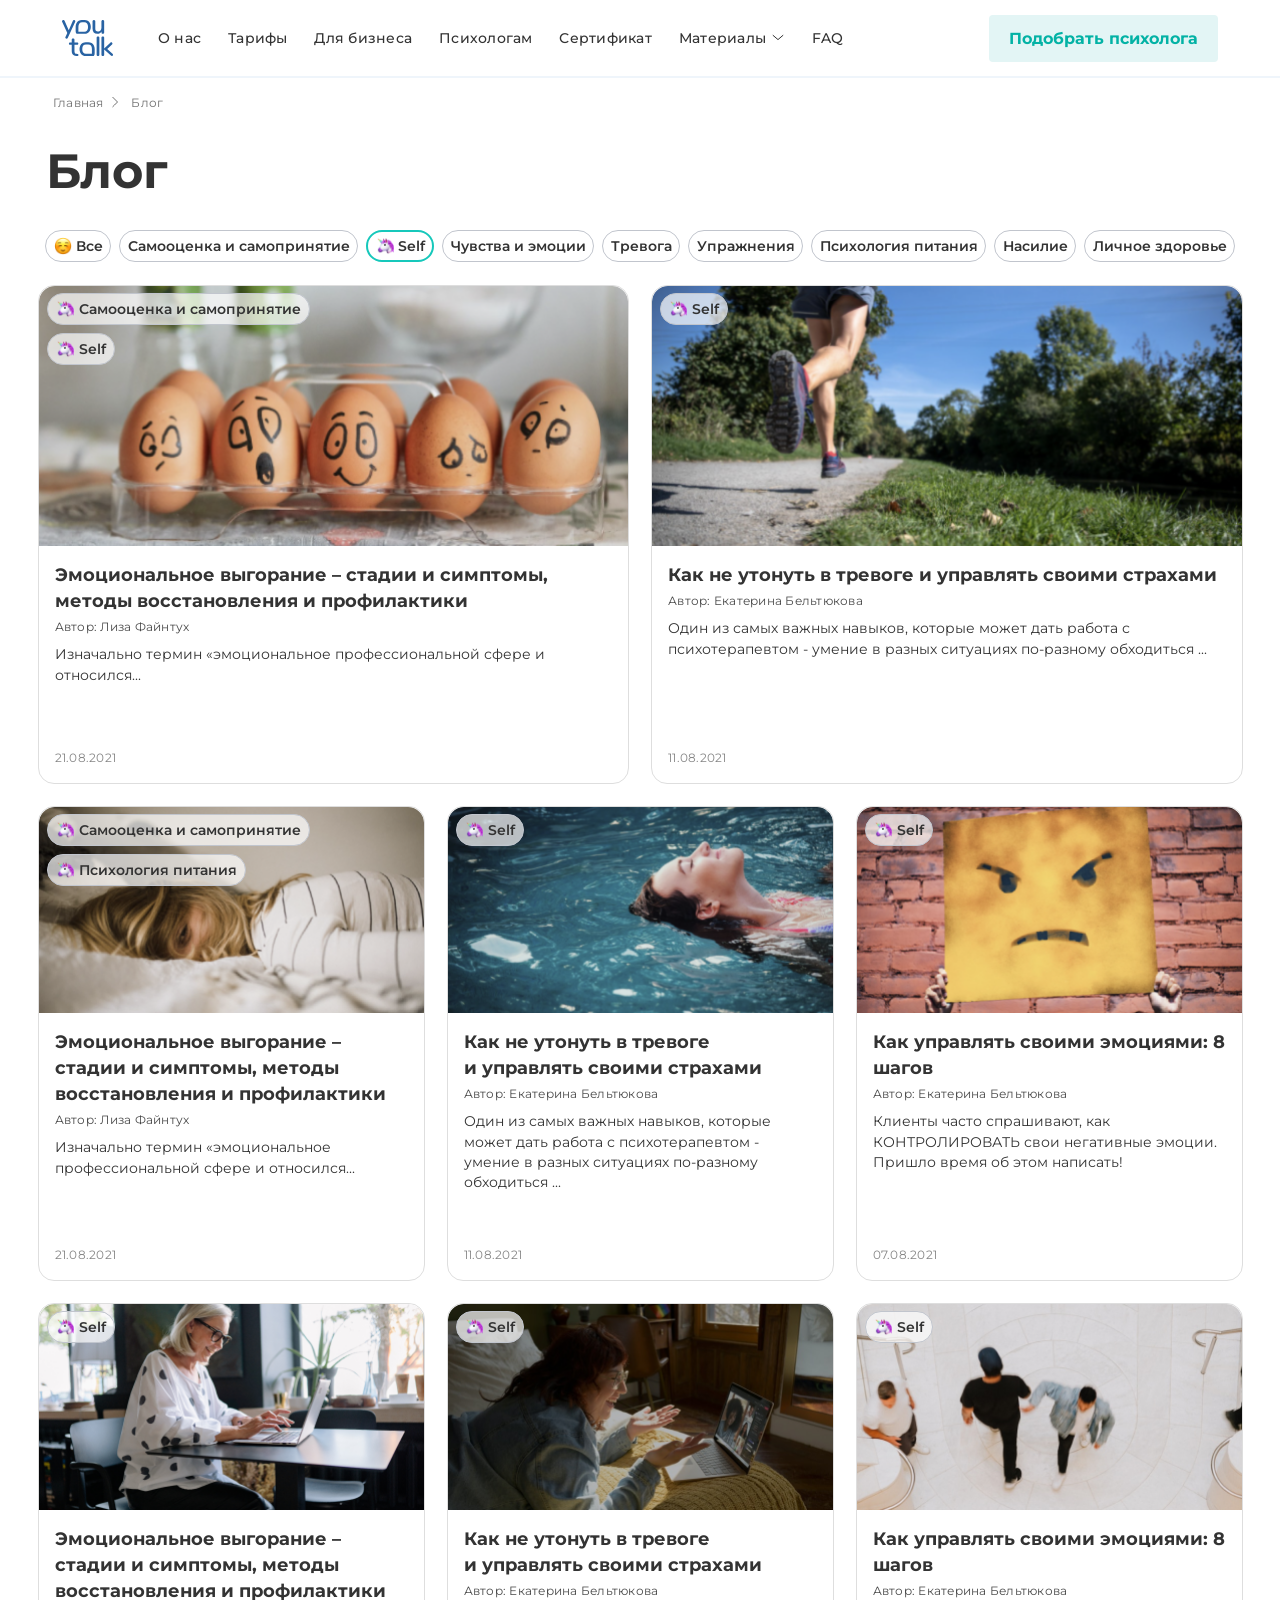
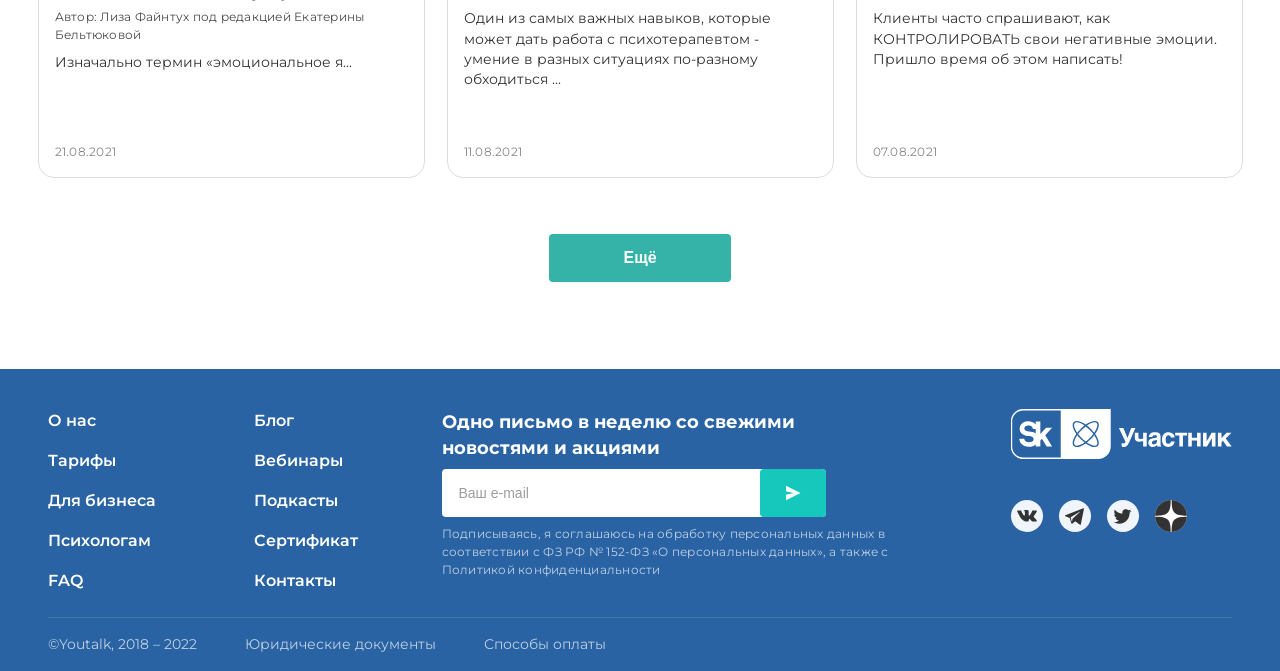
<file: index.html>
<!DOCTYPE html>
<html lang="ru">
<head>
    <meta charset="UTF-8">
    <meta name="viewport" content="width=device-width, initial-scale=1.0">
    <meta http-equiv="refresh" content="0; url=blog.html">
    <title>YouTalk | Redirect</title>
    <script>
        window.location.replace('blog.html');
    </script>
</head>
<body>
    <p><a href="blog.html">Перейти в блог</a></p>
</body>
</html>
</file>
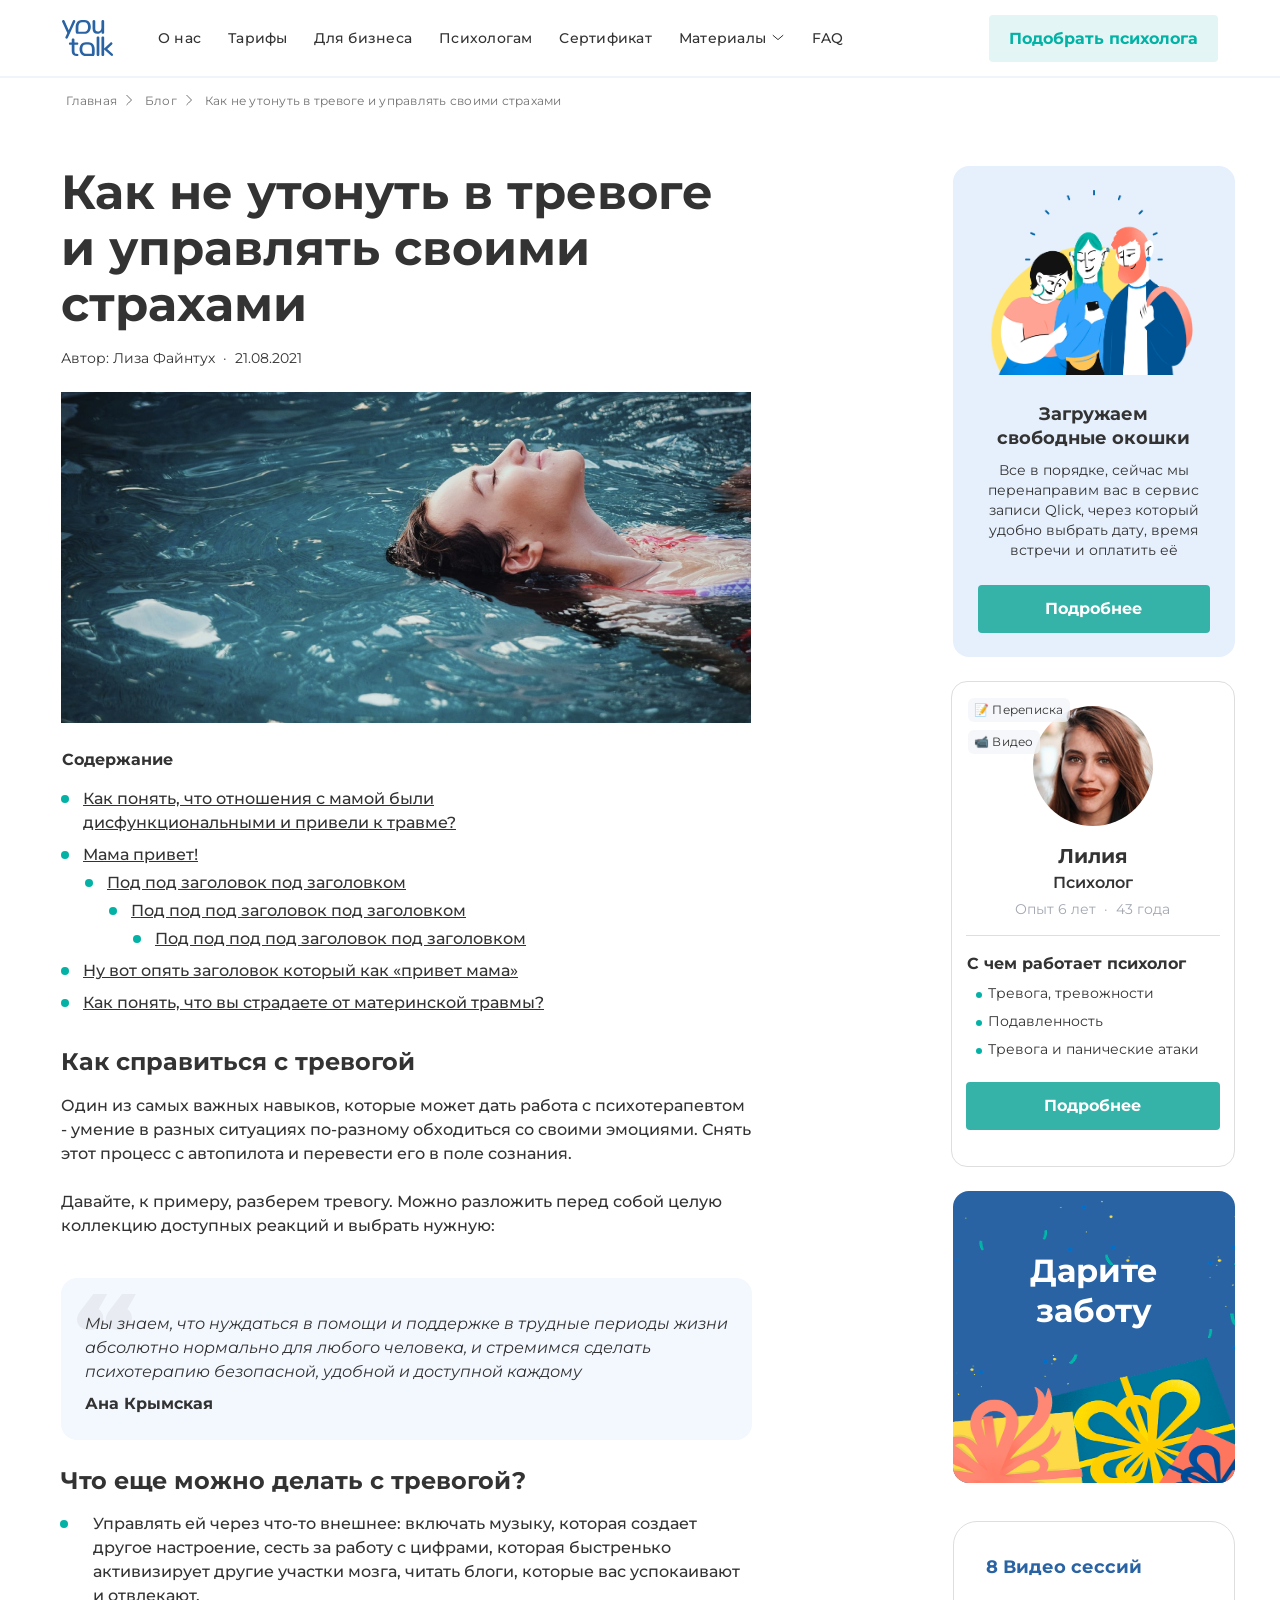
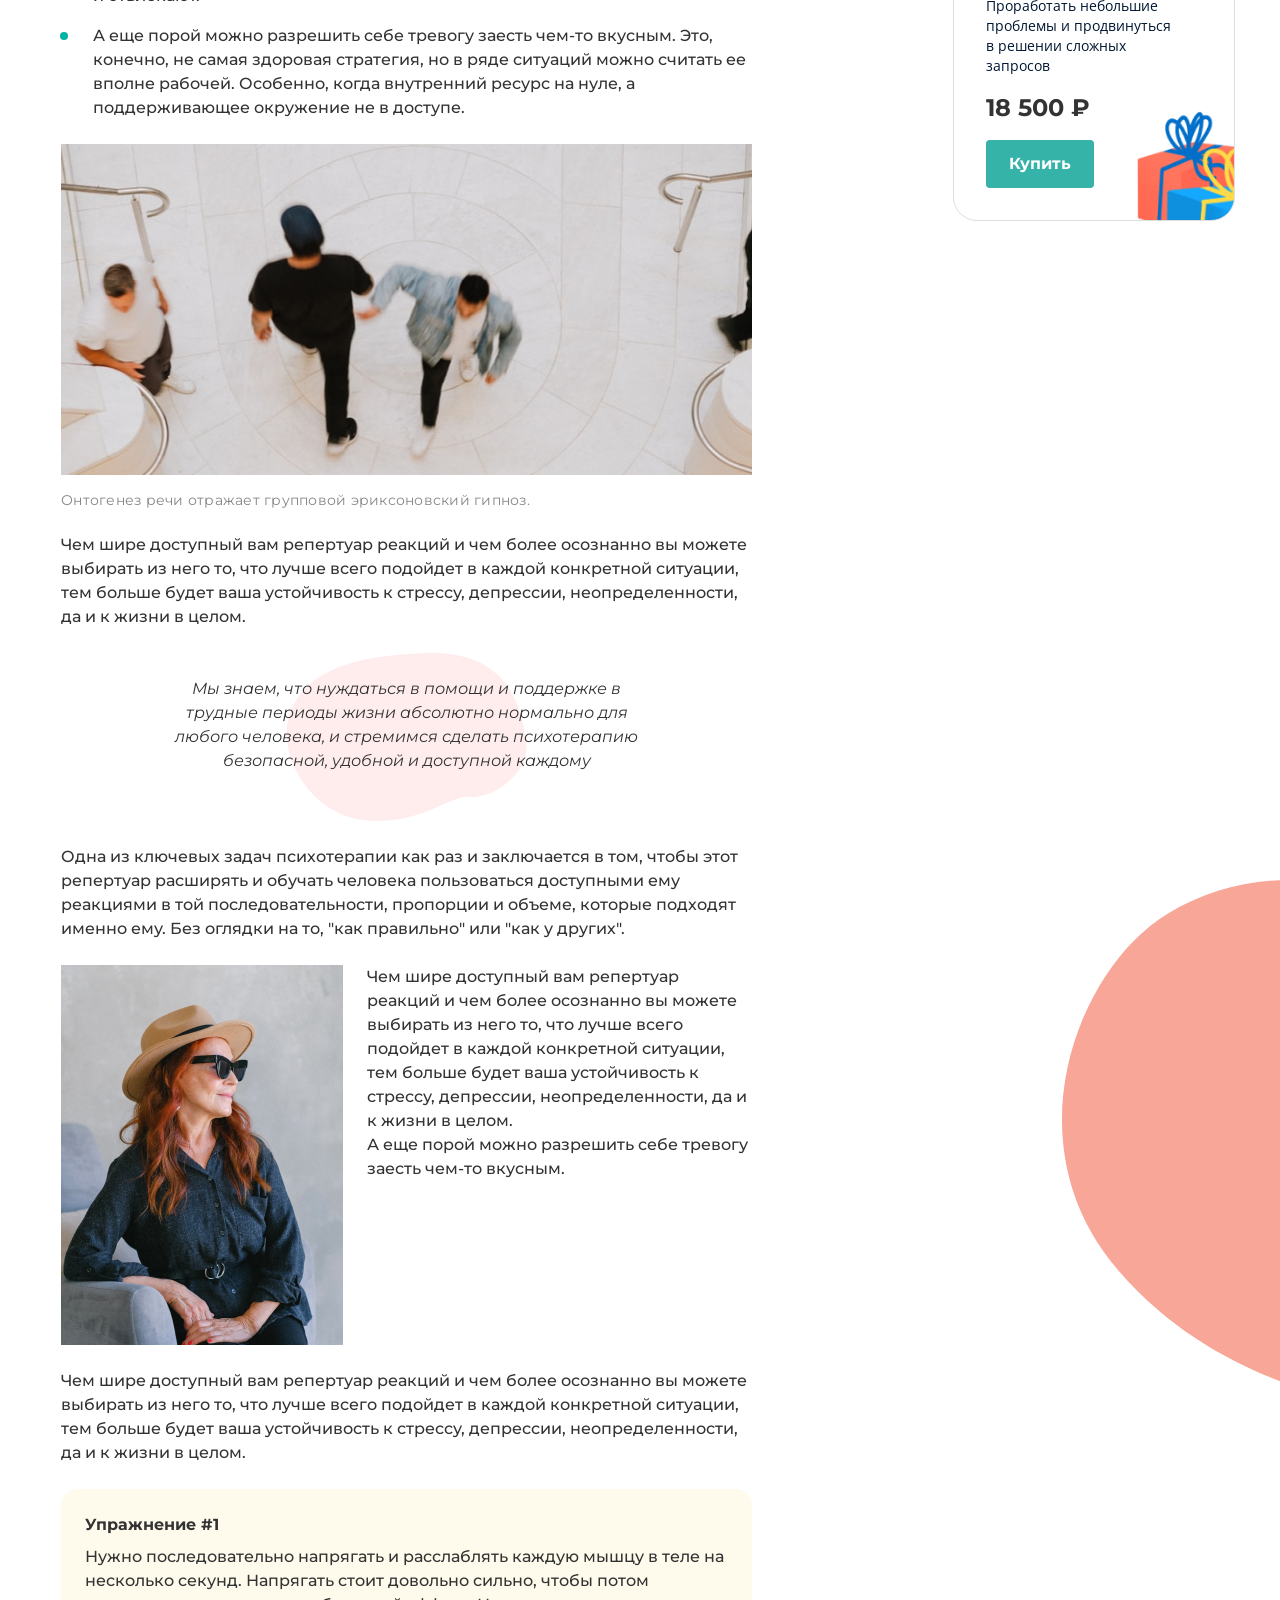
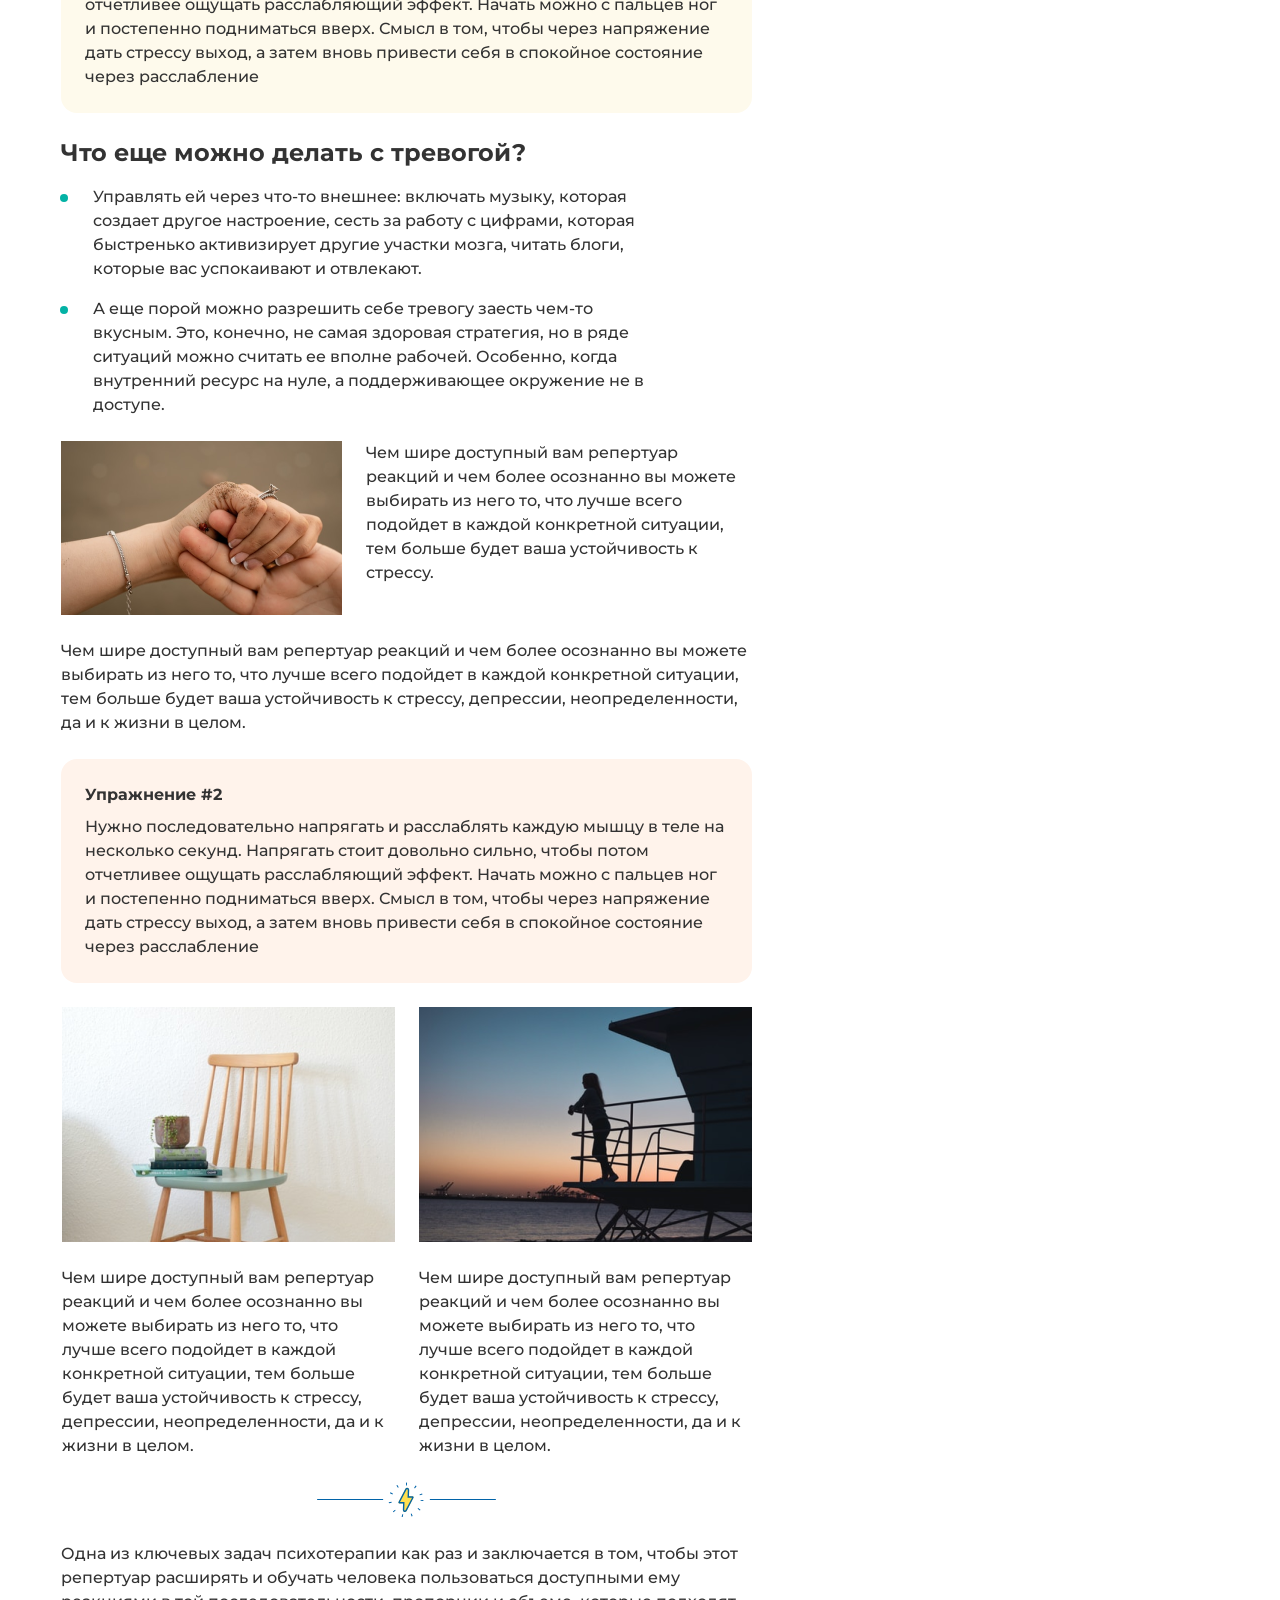
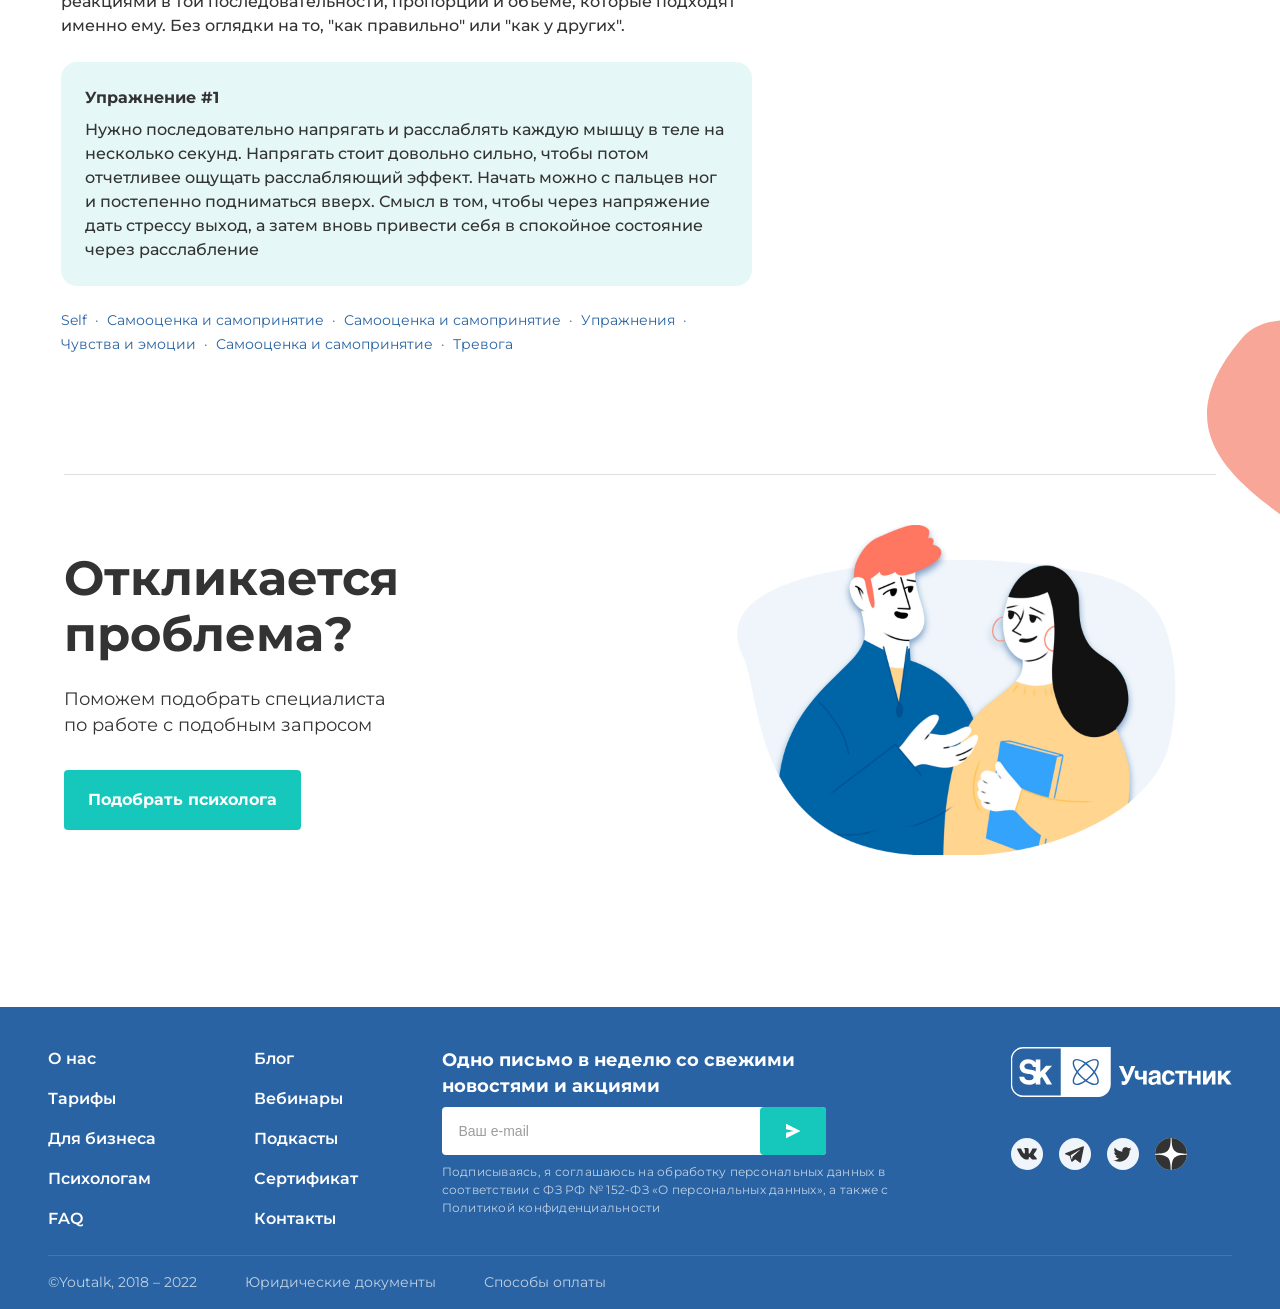
<file: article.html>
﻿<!DOCTYPE html>
<html lang="ru">

<head>
    <meta charset="UTF-8">
    <meta name="viewport" content="width=device-width, initial-scale=1.0">
    <title>YouTalk | Blog</title>
    <link rel="preconnect" href="https://fonts.googleapis.com">
    <link rel="preconnect" href="https://fonts.gstatic.com" crossorigin>
    <link
        href="https://fonts.googleapis.com/css2?family=Montserrat:ital,wght@0,100;0,200;0,300;0,400;0,500;0,600;0,700;0,800;0,900;1,100;1,200;1,300;1,400;1,500;1,600;1,700;1,800;1,900&display=swap"
        rel="stylesheet">
    <link rel="preconnect" href="https://fonts.googleapis.com">
    <link rel="preconnect" href="https://fonts.gstatic.com" crossorigin>
    <link href="https://fonts.googleapis.com/css2?family=Open+Sans:ital,wght@0,300..800;1,300..800&display=swap"
        rel="stylesheet">
    <link rel="stylesheet" href="./css/header.css">
    <link rel="stylesheet" href="./css/blog.css">
    <link rel="stylesheet" href="./css/footer.css">
</head>

<body>
    <header>
        <div class="header">
            <div class="header__logo-container">
                <a href="./">
                    <img src="assets/logo-youtalk.svg" alt="На главную YouTalk" class="header__site-logo">
                </a>
            </div>
            <div class="header__adaptive-container " id="adaptive-container">
                <nav class="header__navbar">
                    <ul>
                        <li><a href="#">О нас</a></li>
                        <li><a href="#">Тарифы</a></li>
                        <li><a href="#">Для бизнеса</a></li>
                        <li><a href="#">Психологам</a></li>
                        <li><a href="#">Сертификат</a></li>
                        <li><a href="#">Материалы <svg class="header__dropdown-icon" width="17" height="17"
                                    viewBox="0 0 14 14" fill="none" aria-hidden="true" focusable="false">
                                    <path d="M2.09998 4.8999L6.99998 9.0999L11.9 4.8999" stroke="#333333"
                                        stroke-linecap="round" stroke-linejoin="round" />
                                </svg></a>
                            <div class="header__dropdown">
                                <a href="#" class="header__dropdown-link">Ссылка 1</a>
                                <a href="#" class="header__dropdown-link">Ссылка 2</a>
                                <a href="#" class="header__dropdown-link">Ссылка 3</a>
                            </div>
                        </li>
                        <li><a href="#">FAQ</a></li>
                    </ul>
                </nav>
                <button class="header__btn">Подобрать психолога</button>
            </div>
            <button class="header__adaptive-link" type="button" aria-label="Открыть меню"><svg width="18" height="14"
                    viewBox="0 0 18 14" fill="none" aria-hidden="true" focusable="false">
                    <path
                        d="M0 1C0 0.447715 0.447715 0 1 0H17C17.5523 0 18 0.447715 18 1C18 1.55228 17.5523 2 17 2H1C0.447716 2 0 1.55228 0 1ZM0 7C0 6.44772 0.447715 6 1 6H17C17.5523 6 18 6.44772 18 7C18 7.55228 17.5523 8 17 8H1C0.447716 8 0 7.55228 0 7ZM0 13C0 12.4477 0.447715 12 1 12H17C17.5523 12 18 12.4477 18 13C18 13.5523 17.5523 14 17 14H1C0.447716 14 0 13.5523 0 13Z"
                        fill="#03B2A5" />
                </svg></button>
        </div>
    </header>
    <main>
        <div>
            <section class="blog-container">
                <div class="blog-container__nav">
                    <a href="#">Главная</a>
                    <svg class="blog-container__breadcrumb-icon" width="16" height="16" viewBox="0 0 16 16" fill="none"
                        aria-hidden="true" focusable="false">
                        <path d="M5.8125 12.6875L7.375 11.125L10.5 8L7.375 4.875L5.8125 3.3125" stroke="#333333"
                            stroke-opacity="0.7" stroke-linecap="round" stroke-linejoin="round" />
                    </svg>
                    <a href="blog.html">Блог</a>
                    <svg class="blog-container__breadcrumb-icon" width="16" height="16" viewBox="0 0 16 16" fill="none"
                        aria-hidden="true" focusable="false">
                        <path d="M5.8125 12.6875L7.375 11.125L10.5 8L7.375 4.875L5.8125 3.3125" stroke="#333333"
                            stroke-opacity="0.7" stroke-linecap="round" stroke-linejoin="round" />
                    </svg>
                    <a href="article.html">Как не утонуть в тревоге и управлять своими страхами</a>
                </div>
                <h1 class="blog-container__title">Как не утонуть в тревоге и управлять своими страхами</h1>
                <div class="blog-container__author-and-date">
                    <div class="blog-container__author">Автор: Лиза Файнтух</div>
                    <div>&middot;</div>
                    <div class="blog-container__date">21.08.2021</div>
                    <div>
                        <div>&middot;</div>
                        <div>Self</div>
                    </div>
                </div>
                <div class="blog-container__img"><img src="assets/article-hero-woman-water.png" alt="Обложка статьи">
                </div>
                <div class="blog-container__text-container">
                    <div class="blog-container__nav-content">
                        <h4 class="blog-container__nav-title">Содержание</h4>
                        <ul>
                            <li><a href="#">Как понять, что отношения с мамой были дисфункциональными и привели к
                                    травме?</a></li>
                            <li>
                                <a href="#">Мама привет!</a>
                                <ul>
                                    <li>
                                        <a href="#">Под под заголовок под заголовком</a>
                                        <ul>
                                            <li>
                                                <a href="#">Под под под заголовок под заголовком</a>
                                                <ul>
                                                    <li>
                                                        <a href="#">Под под под под заголовок под заголовком</a>
                                                    </li>
                                                </ul>
                                            </li>
                                        </ul>
                                    </li>
                                </ul>
                            </li>
                            <li><a href="#">Ну вот опять заголовок который как «привет мама»</a></li>
                            <li><a href="#">Как понять, что вы страдаете от материнской травмы?</a></li>
                        </ul>
                    </div>
                    <div>
                        <div class="blog-container__text">
                            <div class="blog-container__first-container">
                                <h3 id="section-one">Как справиться с тревогой</h3>
                                <p>Один из самых важных навыков, которые может дать работа с психотерапевтом - умение в
                                    разных ситуациях по-разному обходиться со своими эмоциями. Снять этот процесс с
                                    автопилота и перевести его в поле сознания.</p>
                                <p>Давайте, к примеру, разберем тревогу. Можно разложить перед собой целую коллекцию
                                    доступных реакций и выбрать нужную:</p>
                                <div class="blog-container__quote-container">
                                    <blockquote>Мы знаем, что нуждаться в помощи и поддержке в трудные периоды жизни
                                        абсолютно нормально для любого человека, и стремимся сделать психотерапию
                                        безопасной, удобной и доступной каждому</blockquote>
                                    <cite>Ана Крымская</cite>
                                    <svg class="blog-container__quote-icon" width="59" height="36" viewBox="0 0 59 36"
                                        fill="none" xmlns="http://www.w3.org/2000/svg">
                                        <path opacity="0.06"
                                            d="M21.5794 15.3529C23.0972 16.2941 24.2521 17.5 25.044 18.9706C25.8359 20.3824 26.2319 21.9706 26.2319 23.7353C26.2319 27.3824 24.879 30.3529 22.1733 32.6471C19.4677 34.8823 16.1351 36 12.1755 36C8.54598 36 5.60933 35.0294 3.3656 33.0882C1.12187 31.1471 0 28.6176 0 25.5C0 23.9118 0.329961 22.3824 0.989882 20.9118C1.6498 19.4412 2.87066 17.5588 4.65244 15.2647L16.333 0H30.1914L21.5794 15.3529ZM50.286 15.3529C51.8038 16.2941 52.9587 17.5 53.7506 18.9706C54.5425 20.3824 54.9384 21.9706 54.9384 23.7353C54.9384 27.3824 53.5856 30.3529 50.8799 32.6471C48.1742 34.8823 44.8416 36 40.8821 36C37.2525 36 34.3159 35.0294 32.0722 33.0882C29.8284 31.1471 28.7066 28.6176 28.7066 25.5C28.7066 23.9118 29.0365 22.3824 29.6964 20.9118C30.3564 19.4412 31.5772 17.5588 33.359 15.2647L45.0396 0H58.898L50.286 15.3529Z"
                                            fill="#333333" />
                                    </svg>
                                </div>
                            </div>
                            <div class="blog-container__second-container">
                                <h3 id="section-two">Что еще можно делать с тревогой?</h3>
                                <ul>
                                    <li>Управлять ей через что-то внешнее: включать музыку, которая создает другое
                                        настроение, сесть за работу с цифрами, которая быстренько активизирует другие
                                        участки мозга, читать блоги, которые вас успокаивают и отвлекают.</li>
                                    <li>А еще порой можно разрешить себе тревогу заесть чем-то вкусным. Это, конечно, не
                                        самая здоровая стратегия, но в ряде ситуаций можно считать ее вполне рабочей.
                                        Особенно, когда внутренний ресурс на нуле, а поддерживающее окружение не в
                                        доступе.</li>
                                </ul>
                                <div class="blog-container__image-container">
                                    <img src="assets/article-photo-stairs-top-view.png"
                                        alt="Фотография, используемая в статье">
                                    <div>Онтогенез речи отражает групповой эриксоновский гипноз. </div>
                                </div>
                                <p>Чем шире доступный вам репертуар реакций и чем более осознанно вы можете выбирать из
                                    него то, что лучше всего подойдет в каждой конкретной ситуации, тем больше будет
                                    ваша устойчивость к стрессу, депрессии, неопределенности, да и к жизни в целом.</p>
                                <div>Мы знаем, что нуждаться в помощи и поддержке в трудные периоды жизни абсолютно
                                    нормально для любого человека, и стремимся сделать психотерапию безопасной, удобной
                                    и доступной каждому</div>
                                <p>Одна из ключевых задач психотерапии как раз и заключается в том, чтобы этот репертуар
                                    расширять и обучать человека пользоваться доступными ему реакциями в той
                                    последовательности, пропорции и объеме, которые подходят именно ему. Без оглядки на
                                    то, "как правильно" или "как у других".</p>
                                <div>
                                    <img src="assets/article-photo-red-haired-woman.png" alt="Портрет женщины">
                                    <p>Чем шире доступный вам репертуар реакций и чем более осознанно вы можете выбирать
                                        из него то, что лучше всего подойдет в каждой конкретной ситуации, тем больше
                                        будет ваша устойчивость к стрессу, депрессии, неопределенности, да и к жизни в
                                        целом. <br>А еще порой можно разрешить себе тревогу заесть чем-то вкусным. </p>
                                </div>
                                <p>Чем шире доступный вам репертуар реакций и чем более осознанно вы можете выбирать из
                                    него то, что лучше всего подойдет в каждой конкретной ситуации, тем больше будет
                                    ваша устойчивость к стрессу, депрессии, неопределенности, да и к жизни в целом.</p>
                                <div class="blog-container__article-container">
                                    <h4 id="exercise-one">Упражнение #1</h4>
                                    <p>Нужно последовательно напрягать и расслаблять каждую мышцу в теле на несколько
                                        секунд. Напрягать стоит довольно сильно, чтобы потом отчетливее ощущать
                                        расслабляющий эффект. Начать можно с пальцев ног и постепенно подниматься вверх.
                                        Смысл в том, чтобы через напряжение дать стрессу выход, а затем вновь привести
                                        себя в спокойное состояние через расслабление</p>
                                </div>
                            </div>
                            <div class="blog-container__third-container">
                                <div>
                                    <h3>Что еще можно делать с тревогой?</h3>
                                    <ul>
                                        <li>Управлять ей через что-то внешнее: включать музыку, которая создает другое
                                            настроение, сесть за работу с цифрами, которая быстренько активизирует
                                            другие участки мозга, читать блоги, которые вас успокаивают и отвлекают.
                                        </li>
                                        <li>А еще порой можно разрешить себе тревогу заесть чем-то вкусным. Это,
                                            конечно, не самая здоровая стратегия, но в ряде ситуаций можно считать ее
                                            вполне рабочей. Особенно, когда внутренний ресурс на нуле, а поддерживающее
                                            окружение не в доступе.</li>
                                    </ul>
                                </div>
                                <div>
                                    <img src="assets/article-photo-hands.png"
                                        alt="Фотография, используемая в тексте статьи">
                                    <p>Чем шире доступный вам репертуар реакций и чем более осознанно вы можете выбирать
                                        из него то, что лучше всего подойдет в каждой конкретной ситуации, тем больше
                                        будет ваша устойчивость к стрессу.</p>
                                </div>
                                <p>Чем шире доступный вам репертуар реакций и чем более осознанно вы можете выбирать из
                                    него то, что лучше всего подойдет в каждой конкретной ситуации, тем больше будет
                                    ваша устойчивость к стрессу, депрессии, неопределенности, да и к жизни в целом.</p>
                                <div class="blog-container__article-container">
                                    <h4 id="exercise-two">Упражнение #2</h4>
                                    <p>Нужно последовательно напрягать и расслаблять каждую мышцу в теле на несколько
                                        секунд. Напрягать стоит довольно сильно, чтобы потом отчетливее ощущать
                                        расслабляющий эффект. Начать можно с пальцев ног и постепенно подниматься вверх.
                                        Смысл в том, чтобы через напряжение дать стрессу выход, а затем вновь привести
                                        себя в спокойное состояние через расслабление</p>
                                </div>
                                <div>
                                    <div class="blog-container__vertical-card">
                                        <img src="assets/article-photo-chair-books.png"
                                            alt="Фотография, используемая в тексте статьи">
                                        <p>Чем шире доступный вам репертуар реакций и чем более осознанно вы можете
                                            выбирать из него то, что лучше всего подойдет в каждой конкретной ситуации,
                                            тем больше будет ваша устойчивость к стрессу, депрессии, неопределенности,
                                            да и к жизни в целом.</p>
                                    </div>
                                    <div class="blog-container__vertical-card">
                                        <img src="assets/article-photo-lifeguard-sunset.png"
                                            alt="Фотография, используемая в тексте статьи">
                                        <p>Чем шире доступный вам репертуар реакций и чем более осознанно вы можете
                                            выбирать из него то, что лучше всего подойдет в каждой конкретной ситуации,
                                            тем больше будет ваша устойчивость к стрессу, депрессии, неопределенности,
                                            да и к жизни в целом.</p>
                                    </div>
                                </div>
                                <img src="assets/article-divider-lightning.svg" alt="Изображение, разделяющее текст">
                                <p>Одна из ключевых задач психотерапии как раз и заключается в том, чтобы этот репертуар
                                    расширять и обучать человека пользоваться доступными ему реакциями в той
                                    последовательности, пропорции и объеме, которые подходят именно ему. Без оглядки на
                                    то, "как правильно" или "как у других".</p>
                                <div class="blog-container__article-container">
                                    <h4>Упражнение #1</h4>
                                    <p>Нужно последовательно напрягать и расслаблять каждую мышцу в теле на несколько
                                        секунд. Напрягать стоит довольно сильно, чтобы потом отчетливее ощущать
                                        расслабляющий эффект. Начать можно с пальцев ног и постепенно подниматься вверх.
                                        Смысл в том, чтобы через напряжение дать стрессу выход, а затем вновь привести
                                        себя в спокойное состояние через расслабление</p>
                                </div>
                                <div class="blog-container__categories-container">
                                    <div>Self</div>
                                    <div> &middot; </div>
                                    <div>Самооценка и самопринятие</div>
                                    <div>&middot;</div>
                                    <div>Самооценка и самопринятие</div>
                                    <div>&middot;</div>
                                    <div>Упражнения</div>
                                    <div>&middot;</div>
                                    <div>Чувства и эмоции</div>
                                    <div>&middot;</div>
                                    <div>Самооценка и самопринятие</div>
                                    <div>&middot;</div>
                                    <div>Тревога</div>
                                </div>
                            </div>
                        </div>
                    </div>
                </div>
            </section>
            <aside class="aside-content">
                <article class="aside-content__card">
                    <img src="assets/free-slots-illustration.png"
                        alt="Изображение, используемое в карточке доп.информации">
                    <div>
                        <h3>Загружаем свободные окошки</h3>
                        <p>Все в порядке, сейчас мы перенаправим вас в сервис записи Qlick, через который удобно выбрать
                            дату, время встречи и оплатить её</p>
                    </div>
                    <button>Подробнее</button>
                </article>
                <article class="aside-content__card--psychologist">
                    <img src="assets/psychologist-lilia-photo.png" alt="Портрет психолога">
                    <div class="aside-content__card-heading">
                        <h3>Лилия</h3>
                        <h4>Психолог</h4>
                        <div>
                            <div>Опыт 6 лет</div>
                            <div>&middot;</div>
                            <div>43 года </div>
                        </div>
                    </div>
                    <div class="aside-content__card-footer">
                        <h3>С чем работает психолог</h3>
                        <ul>
                            <li>Тревога, тревожности</li>
                            <li>Подавленность</li>
                            <li>Тревога и панические атаки</li>
                        </ul>
                        <button>Подробнее</button>
                    </div>
                    <div class="aside-content__category-container">
                        <div class="aside-content__category">
                            <div>📝 Переписка</div>
                        </div>
                        <div class="aside-content__category">
                            <div>📹 Видео</div>
                        </div>
                    </div>
                </article>
                <article class="aside-content__card--gift">
                    <div class="aside-content__gift-text">
                        <h3>Дарите заботу</h3>
                    </div>
                    <div class="aside-content__gift-placeholder">
                        <img src="assets/gifts.png" alt="Изображение подарков">
                    </div>
                </article>
                <article class="aside-content__card--price">
                    <h3>8 Видео сессий</h3>
                    <p>Проработать небольшие проблемы и продвинуться в решении сложных запросов</p>
                    <div class="aside-content__card-price">18 500 &#8381;</div>
                    <button>Купить</button>
                </article>
            </aside>
        </div>
        <div class="problem-cta">
            <div class="problem-cta__content">
                <h2>Откликается проблема?</h2>
                <p>Поможем подобрать специалиста по работе с подобным запросом</p>
                <button>Подобрать психолога</button>
            </div>
            <img class="problem-cta__image" src="assets/support-selection-illustration.png"
                alt="Психологическая поддержка">
        </div>
    </main>
    <footer>
        <div class="footer-container">
            <div class="footer-container__top-links">
                <nav class="footer-container__nav-footer">
                    <div class="footer-container__left-col">
                        <ul>
                            <li class="footer-container__nav-item"><a href="#" class="footer-container__nav-link">О
                                    нас</a></li>
                            <li class="footer-container__nav-item"><a href="#"
                                    class="footer-container__nav-link">Тарифы</a></li>
                            <li class="footer-container__nav-item"><a href="#" class="footer-container__nav-link">Для
                                    бизнеса</a></li>
                            <li class="footer-container__nav-item"><a href="#"
                                    class="footer-container__nav-link">Психологам</a></li>
                            <li class="footer-container__nav-item"><a href="#"
                                    class="footer-container__nav-link">FAQ</a></li>
                        </ul>
                    </div>
                    <div class="footer-container__right-col">
                        <ul>
                            <li class="footer-container__nav-item"><a href="#"
                                    class="footer-container__nav-link">Блог</a></li>
                            <li class="footer-container__nav-item"><a href="#"
                                    class="footer-container__nav-link">Вебинары</a></li>
                            <li class="footer-container__nav-item"><a href="#"
                                    class="footer-container__nav-link">Подкасты</a></li>
                            <li class="footer-container__nav-item"><a href="#"
                                    class="footer-container__nav-link">Сертификат</a></li>
                            <li class="footer-container__nav-item"><a href="#"
                                    class="footer-container__nav-link">Контакты</a></li>
                        </ul>
                    </div>
                </nav>
                <form class="footer-container__input-group">
                    <label for="FormEmail" class="footer-container__input-label">Одно письмо в неделю со свежими
                        новостями и акциями</label>
                    <div class="footer-container__input-container">
                        <input type="email" placeholder="Ваш e-mail" id="FormEmail" class="footer-container__input">
                        <button type="submit" class="footer-container__btn" aria-label="Подписаться на рассылку">
                            <svg class="footer-container__send-icon" width="24" height="24" viewBox="0 0 24 24"
                                fill="none" aria-hidden="true" focusable="false">
                                <path d="M5 4.75L19.5 12L5 19.25V13.7L12.6 12L5 10.3V4.75Z" fill="white" />
                            </svg>
                        </button>
                    </div>
                    <p class="footer-container__input-description">Подписываясь, я соглашаюсь на обработку персональных
                        данных в соответствии с ФЗ РФ № 152-ФЗ «О персональных данных», а также с Политикой
                        конфиденциальности</p>
                </form>
                <div class="footer-container__member-container">
                    <img src="assets/logo-skolkovo-member.svg" alt="Участник Сколково">
                    <div class="footer-container__social-container">
                        <div><a href="https://vk.com/" target="_blank" rel="noopener noreferrer" aria-label="VK"><svg
                                    class="footer-container__socicon" width="20" height="12" viewBox="0 0 20 12"
                                    fill="none" aria-hidden="true" focusable="false">
                                    <path
                                        d="M19.8217 10.5411C19.768 10.4479 19.4355 9.69956 17.8353 8.16152C16.1602 6.55099 16.3852 6.81251 18.4029 4.02774C19.6317 2.33176 20.123 1.29605 19.9692 0.853278C19.823 0.431225 18.9192 0.542564 18.9192 0.542564L15.9139 0.560689C15.9139 0.560689 15.6914 0.529618 15.5252 0.631894C15.3639 0.732876 15.2601 0.965912 15.2601 0.965912C15.2601 0.965912 14.7839 2.27868 14.1488 3.39466C12.81 5.74961 12.2737 5.87389 12.0549 5.7276C11.5461 5.38711 11.6736 4.35787 11.6736 3.62769C11.6736 1.34524 12.0074 0.39368 11.0223 0.147699C10.6948 0.0661363 10.4548 0.0117614 9.61848 0.00269895C8.54591 -0.00895281 7.63709 0.00658289 7.1233 0.266806C6.78078 0.440288 6.51701 0.827385 6.67827 0.849394C6.87703 0.876582 7.32707 0.974974 7.56583 1.31158C7.87461 1.74529 7.86336 2.72144 7.86336 2.72144C7.86336 2.72144 8.04087 5.40782 7.44958 5.74184C7.0433 5.97099 6.487 5.50363 5.29317 3.36618C4.68187 2.2722 4.21934 1.06172 4.21934 1.06172C4.21934 1.06172 4.13058 0.836448 3.97182 0.716046C3.77931 0.569752 3.50929 0.523145 3.50929 0.523145L0.651577 0.54127C0.651577 0.54127 0.222795 0.554216 0.0652839 0.747118C-0.0747264 0.919305 0.054033 1.27404 0.054033 1.27404C0.054033 1.27404 2.2917 6.6947 4.82438 9.42768C7.1483 11.9328 9.786 11.7684 9.786 11.7684H10.9811C10.9811 11.7684 11.3424 11.727 11.5261 11.5211C11.6961 11.3321 11.6899 10.9774 11.6899 10.9774C11.6899 10.9774 11.6661 9.31634 12.4112 9.07166C13.145 8.83085 14.0876 10.677 15.0864 11.3878C15.8414 11.925 16.4152 11.8072 16.4152 11.8072L19.0867 11.7684C19.0867 11.7684 20.4843 11.6791 19.8217 10.5411Z"
                                        fill="#333333" />
                                </svg></a></div>
                        <div><a href="https://web.telegram.org/k/" target="_blank" rel="noopener noreferrer"
                                aria-label="Telegram"><svg class="footer-container__socicon" width="16" height="14"
                                    viewBox="0 0 16 14" fill="none" aria-hidden="true" focusable="false">
                                    <path
                                        d="M0.282608 6.76936L3.96933 8.16383L5.39632 12.8146C5.48763 13.1125 5.84704 13.2226 6.0856 13.0249L8.14064 11.3271C8.35606 11.1492 8.66288 11.1404 8.88801 11.306L12.5946 14.0331C12.8498 14.2211 13.2113 14.0794 13.2753 13.7669L15.9906 0.530734C16.0604 0.189359 15.7295 -0.0954258 15.4087 0.0302926L0.278288 5.94549C-0.0950996 6.09142 -0.0918463 6.62716 0.282608 6.76936ZM5.16635 7.42152L12.3716 2.92425C12.5011 2.84366 12.6343 3.0211 12.5231 3.12564L6.5767 8.72729C6.36768 8.92446 6.23286 9.18833 6.19467 9.47474L5.99211 10.996C5.96528 11.1991 5.68373 11.2193 5.62843 11.0227L4.84939 8.24863C4.76016 7.93223 4.89019 7.59426 5.16635 7.42152Z"
                                        fill="#333333" />
                                </svg></a></div>
                        <div><a href="https://twitter.com/" target="_blank" rel="noopener noreferrer"
                                aria-label="Twitter"><svg class="footer-container__socicon" width="18" height="18"
                                    viewBox="0 0 18 18" fill="none" aria-hidden="true" focusable="false">
                                    <path
                                        d="M17.4702 3.71327C16.834 3.99468 16.1593 4.1795 15.4685 4.26161C16.1967 3.82613 16.7416 3.14078 17.0019 2.33327C16.3185 2.73994 15.5694 3.02494 14.7885 3.17911C14.264 2.61792 13.5688 2.24574 12.811 2.12043C12.0532 1.99511 11.2752 2.12368 10.5979 2.48615C9.9207 2.84862 9.3822 3.42468 9.06614 4.12477C8.75008 4.82486 8.67417 5.60976 8.85021 6.35744C7.46447 6.28798 6.10882 5.92788 4.87128 5.30049C3.63374 4.67311 2.54198 3.79248 1.66688 2.71577C1.35712 3.24781 1.19434 3.85263 1.19521 4.46827C1.19521 5.67661 1.81021 6.74411 2.74521 7.36911C2.19188 7.35169 1.65074 7.20226 1.16688 6.93327V6.9766C1.16704 7.78136 1.44552 8.56129 1.95508 9.18415C2.46465 9.80702 3.17394 10.2345 3.96271 10.3941C3.44905 10.5333 2.91046 10.5538 2.38771 10.4541C2.6101 11.1468 3.04355 11.7526 3.62737 12.1867C4.21119 12.6208 4.91615 12.8614 5.64354 12.8749C4.92061 13.4427 4.09286 13.8624 3.20761 14.1101C2.32236 14.3577 1.39698 14.4285 0.484375 14.3183C2.07746 15.3428 3.93196 15.8867 5.82604 15.8849C12.2369 15.8849 15.7427 10.5741 15.7427 5.96827C15.7427 5.81827 15.7385 5.66661 15.7319 5.51827C16.4143 5.02508 17.0032 4.41412 17.471 3.71411L17.4702 3.71327Z"
                                        fill="#333333" />
                                </svg></a></div>
                        <div><a href="https://dzen.ru/" target="_blank" rel="noopener noreferrer"
                                aria-label="Яндекс Дзен"><svg class="footer-container__socicon" width="32" height="32"
                                    viewBox="0 0 32 32" fill="none" aria-hidden="true" focusable="false">
                                    <path
                                        d="M0 16C0 7.16343 7.16343 0 16 0C24.8366 0 32 7.16343 32 16C32 24.8366 24.8366 32 16 32C7.16343 32 0 24.8366 0 16Z"
                                        fill="#333333" />
                                    <path fill-rule="evenodd" clip-rule="evenodd"
                                        d="M15.6762 0C15.6006 6.58251 15.1702 10.2664 12.7183 12.7183C10.2664 15.1702 6.58251 15.6006 0 15.6762V16.6315C6.58251 16.707 10.2664 17.1375 12.7183 19.5894C15.1317 22.0028 15.5866 25.6099 15.6724 32H16.6353C16.721 25.6099 17.1759 22.0028 19.5894 19.5894C22.0028 17.1759 25.6099 16.721 32 16.6353V15.6723C25.6099 15.5866 22.0028 15.1317 19.5894 12.7183C17.1375 10.2664 16.707 6.58251 16.6315 0H15.6762Z"
                                        fill="white" />
                                </svg></a></div>
                    </div>
                </div>
            </div>
            <div class="footer-container__bottom-links">
                <div class="footer-container__ps">&copy;Youtalk, 2018 &ndash; 2022</div>
                <a href="#" class="footer-container__link">Юридические документы</a>
                <a href="#" class="footer-container__link">Способы оплаты</a>
            </div>
        </div>
    </footer>

</body>

</html>
</file>
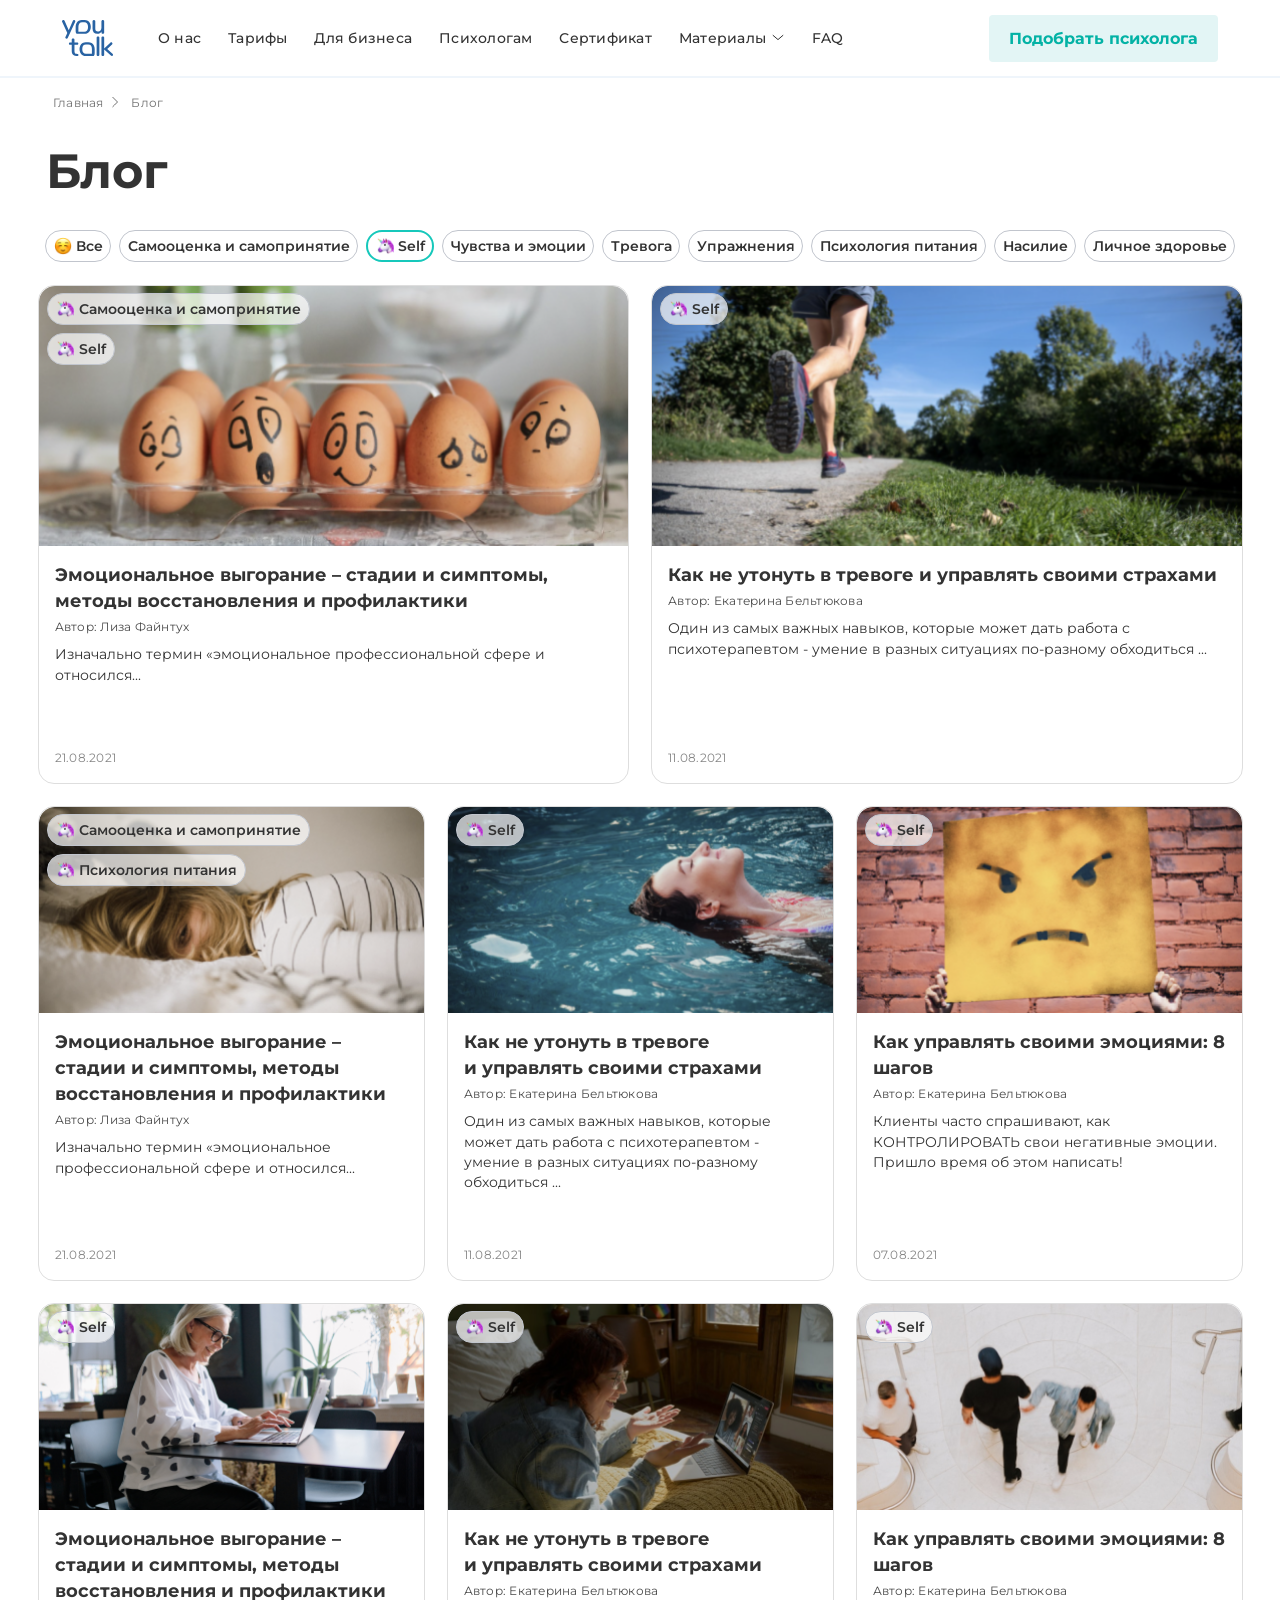
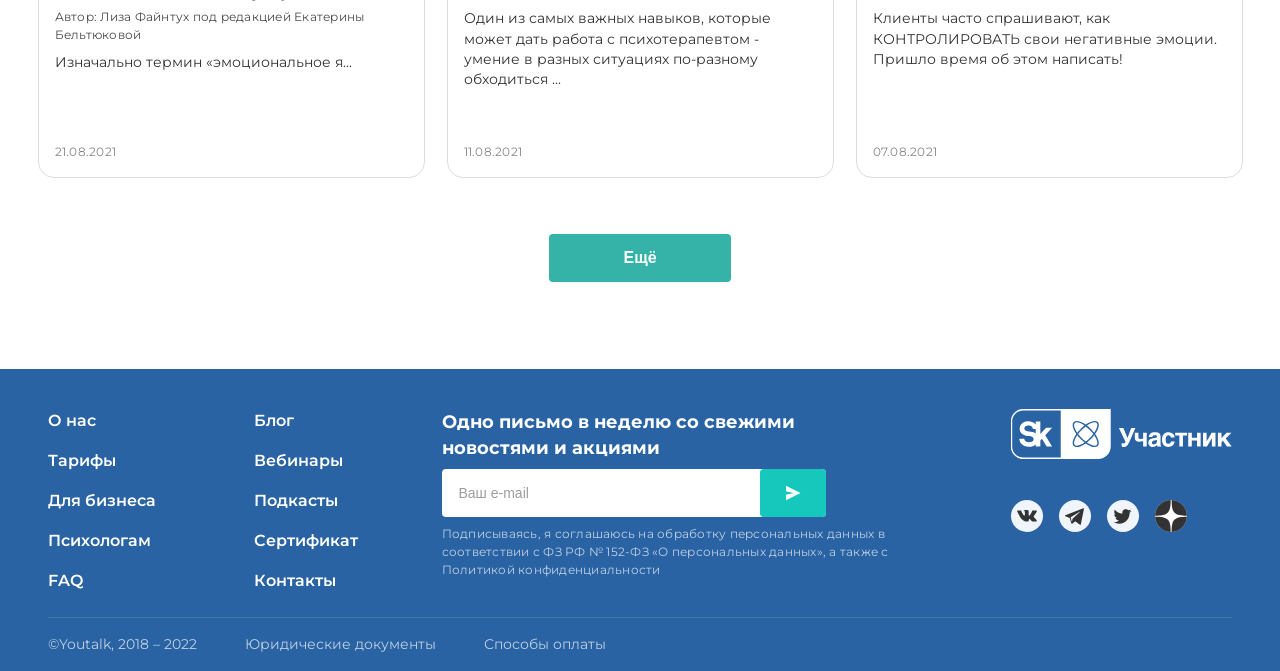
<file: blog.html>
﻿<!DOCTYPE html>
<html lang="ru">
<head>
    <meta charset="UTF-8">
    <meta name="viewport" content="width=device-width, initial-scale=1.0">
    <title>YouTalk</title>
    <link rel="preconnect" href="https://fonts.googleapis.com">
    <link rel="preconnect" href="https://fonts.gstatic.com" crossorigin>
    <link href="https://fonts.googleapis.com/css2?family=Montserrat:ital,wght@0,100;0,200;0,300;0,400;0,500;0,600;0,700;0,800;0,900;1,100;1,200;1,300;1,400;1,500;1,600;1,700;1,800;1,900&display=swap" rel="stylesheet">
    <link rel="stylesheet" href="./css/header.css">
    <link rel="stylesheet" href="./css/index.css">
    <link rel="stylesheet" href="./css/footer.css">
</head>
<body>
    <header>
        <div class="header">
            <div class="header__logo-container">
                <img src="assets/logo-youtalk.svg" alt="Логотип сайта" class="header__site-logo">
            </div>
            <div class="header__adaptive-container " id="adaptive-container">
                <nav class="header__navbar">
                    <ul>
                        <li><a href="#">О нас</a></li>
                        <li><a href="#">Тарифы</a></li>
                        <li><a href="#">Для бизнеса</a></li>
                        <li><a href="#">Психологам</a></li>
                        <li><a href="#">Сертификат</a></li>
                        <li><a href="#">Материалы <svg class="header__dropdown-icon" width="17" height="17" viewBox="0 0 14 14" fill="none" aria-hidden="true" focusable="false"><path d="M2.09998 4.8999L6.99998 9.0999L11.9 4.8999" stroke="#333333" stroke-linecap="round" stroke-linejoin="round"/></svg></a>
                            <div class="header__dropdown">
                                <a href="#" class="header__dropdown-link">Ссылка 1</a>
                                <a href="#" class="header__dropdown-link">Ссылка 2</a>
                                <a href="#" class="header__dropdown-link">Ссылка 3</a>
                            </div>
                        </li>
                        <li><a href="#">FAQ</a></li>
                    </ul>
                </nav>
                <button class="header__btn">Подобрать психолога</button>
            </div>
            <button class="header__adaptive-link" type="button" aria-label="Открыть меню"><svg width="18" height="14" viewBox="0 0 18 14" fill="none" aria-hidden="true" focusable="false"><path d="M0 1C0 0.447715 0.447715 0 1 0H17C17.5523 0 18 0.447715 18 1C18 1.55228 17.5523 2 17 2H1C0.447716 2 0 1.55228 0 1ZM0 7C0 6.44772 0.447715 6 1 6H17C17.5523 6 18 6.44772 18 7C18 7.55228 17.5523 8 17 8H1C0.447716 8 0 7.55228 0 7ZM0 13C0 12.4477 0.447715 12 1 12H17C17.5523 12 18 12.4477 18 13C18 13.5523 17.5523 14 17 14H1C0.447716 14 0 13.5523 0 13Z" fill="#03B2A5"/></svg></button>
        </div>
    </header>
    <main>
        <div class="main__nav">
            <a href="#">Главная</a>
            <svg class="main__breadcrumb-icon" width="16" height="16" viewBox="0 0 16 16" fill="none" aria-hidden="true" focusable="false"><path d="M5.8125 12.6875L7.375 11.125L10.5 8L7.375 4.875L5.8125 3.3125" stroke="#333333" stroke-opacity="0.7" stroke-linecap="round" stroke-linejoin="round"/></svg>
            <a href="blog.html">Блог</a>
        </div>
        <h1 class="main__title">Блог</h1>
        <div class="category-container">
            <button class="category-container__category" type="button"><img src="assets/emoji-smile.png" alt="" class="category__icon" aria-hidden="true"> Все</button>
            <button class="category-container__category" type="button">Самооценка и самопринятие</button>
            <button class="category-container__category" type="button"><img src="assets/emoji-unicorn.png" alt="" class="category__icon" aria-hidden="true">Self</button>
            <button class="category-container__category" type="button">Чувства и эмоции</button>
            <button class="category-container__category" type="button">Тревога</button>
            <button class="category-container__category" type="button">Упражнения</button>
            <button class="category-container__category" type="button">Психология питания</button>
            <button class="category-container__category" type="button">Насилие</button>
            <button class="category-container__category" type="button">Личное здоровье</button>
        </div>
        <section class="card-container">
            <a href="article.html">
                <article class="card">
                    <img src="assets/blog-cover-eggs.png" alt="Обложка карточки статьи" class="card__card-img">
                    <div class="card__text-container">
                        <h3 class="card__title">Эмоциональное выгорание &ndash; стадии и симптомы, методы восстановления и профилактики</h3>
                        <p class="card__author">Автор: Лиза Файнтух</p>
                        <p class="card__description">Изначально термин «эмоциональное профессиональной сфере и относился...</p>
                    </div> 
                    <p class="card__date">21.08.2021</p>
                    <div class="card__category-container">
                        <div class="card__category"><img src="assets/emoji-unicorn.png" alt="" class="category__icon" aria-hidden="true">Самооценка и самопринятие</div>
                        <div class="card__category"><img src="assets/emoji-unicorn.png" alt="" class="category__icon" aria-hidden="true">Self</div>
                    </div>
                </article>
            </a>
            <a href="article.html">
                <article class="card">
                    <img src="assets/blog-cover-runner.png" alt="Обложка карточки статьи" class="card__card-img">
                    <div class="card__text-container">
                        <h3 class="card__title">Как не утонуть в тревоге и управлять своими страхами</h3>
                        <p class="card__author">Автор: Екатерина Бельтюкова</p>
                        <p class="card__description">Один из самых важных навыков, которые может дать работа с психотерапевтом - умение в разных ситуациях по-разному обходиться ...</p>
                    </div>
                    <p class="card__date">11.08.2021</p>
                    <div class="card__category-container">
                        <div class="card__category"><img src="assets/emoji-unicorn.png" alt="" class="category__icon" aria-hidden="true">Self</div>
                    </div>
                </article>
            </a>
            <a href="article.html">
                <article class="card">
                    <img src="assets/blog-cover-tired-person-bed.png" alt="Обложка карточки статьи" class="card__card-img">
                    <div class="card__text-container">
                        <h3 class="card__title">Эмоциональное выгорание &ndash; стадии и симптомы, методы восстановления и профилактики</h3>
                        <p class="card__author">Автор: Лиза Файнтух</p>
                        <p class="card__description">Изначально термин «эмоциональное профессиональной сфере и относился...</p>
                    </div>
                    <p class="card__date">21.08.2021</p>
                    <div class="card__category-container">
                        <div class="card__category"><img src="assets/emoji-unicorn.png" alt="" class="category__icon" aria-hidden="true">Самооценка и самопринятие</div>
                        <div class="card__category"><img src="assets/emoji-unicorn.png" alt="" class="category__icon" aria-hidden="true">Психология питания</div>
                    </div>
                </article>
            </a>
            <a href="article.html">
                <article class="card">
                    <img src="assets/blog-cover-woman-water.png" alt="Обложка карточки статьи" class="card__card-img">
                    <div class="card__text-container">
                        <h3 class="card__title">Как не утонуть в тревоге <br>и управлять своими страхами</h3>
                        <p class="card__author">Автор: Екатерина Бельтюкова</p>
                        <p class="card__description">Один из самых важных навыков, которые может дать работа с психотерапевтом - умение в разных ситуациях по-разному обходиться ...</p>
                    </div>
                    <p class="card__date">11.08.2021</p>
                    <div class="card__category-container">
                        <div class="card__category"><img src="assets/emoji-unicorn.png" alt="" class="category__icon" aria-hidden="true">Self</div>
                    </div>
                </article>
            </a>
            <a href="article.html">
                <article class="card">
                    <img src="assets/blog-cover-angry-sign.png" alt="Обложка карточки статьи" class="card__card-img">
                    <div class="card__text-container">
                        <h3 class="card__title">Как управлять своими эмоциями: 8 шагов</h3>
                        <p class="card__author">Автор: Екатерина Бельтюкова</p>
                        <p class="card__description">Клиенты часто спрашивают, как КОНТРОЛИРОВАТЬ свои негативные эмоции. Пришло время об этом написать!</p>
                    </div>
                    <p class="card__date">07.08.2021</p>
                    <div class="card__category-container">
                        <div class="card__category"><img src="assets/emoji-unicorn.png" alt="" class="category__icon" aria-hidden="true">Self</div>
                    </div>
                </article>
            </a>
            <a href="article.html">
                <article class="card">
                    <img src="assets/blog-cover-woman-laptop.png" alt="Обложка карточки статьи" class="card__card-img">
                    <div class="card__text-container">
                        <h3 class="card__title">Эмоциональное выгорание &ndash; стадии и симптомы, методы восстановления и профилактики</h3>
                        <p class="card__author">Автор: Лиза Файнтух под редакцией  Екатерины Бельтюковой</p>
                        <p class="card__description">Изначально термин «эмоциональное я...</p>
                    </div>
                    <p class="card__date">21.08.2021</p>
                    <div class="card__category-container">
                        <div class="card__category"><img src="assets/emoji-unicorn.png" alt="" class="category__icon" aria-hidden="true">Self</div>
                    </div>
                </article>
            </a>
            <a href="article.html">
                <article class="card">
                    <img src="assets/blog-cover-video-call.png" alt="Обложка карточки статьи" class="card__card-img">
                    <div class="card__text-container">
                        <h3 class="card__title">Как не утонуть в тревоге <br>и управлять своими страхами</h3>
                        <p class="card__author">Автор: Екатерина Бельтюкова</p>
                        <p class="card__description">Один из самых важных навыков, которые может дать работа с психотерапевтом - умение в разных ситуациях по-разному обходиться ...</p>
                    </div>
                    <p class="card__date">11.08.2021</p>
                    <div class="card__category-container">
                        <div class="card__category"><img src="assets/emoji-unicorn.png" alt="" class="category__icon" aria-hidden="true">Self</div>
                    </div>
                </article>
            </a>
            <a href="article.html">
                <article class="card">
                    <img src="assets/blog-cover-stairs-top-view.png" alt="Обложка карточки статьи" class="card__card-img">
                    <div class="card__text-container">
                        <h3 class="card__title">Как управлять своими эмоциями: 8 шагов</h3>
                        <p class="card__author">Автор: Екатерина Бельтюкова</p>
                        <p class="card__description">Клиенты часто спрашивают, как КОНТРОЛИРОВАТЬ свои негативные эмоции. Пришло время об этом написать!</p>
                    </div>
                    <p class="card__date">07.08.2021</p>
                    <div class="card__category-container">
                        <div class="card__category"><img src="assets/emoji-unicorn.png" alt="" class="category__icon" aria-hidden="true">Self</div>
                    </div>
                </article>
            </a>
        </section>
        <div class="main__btn-container">
            <button class="main__btn">Ещё</button>
        </div>
    </main>
    <footer>
        <div class="footer-container">
            <div class="footer-container__top-links">
                <nav class="footer-container__nav-footer">
                    <div class="footer-container__left-col">
                        <ul>
                            <li class="footer-container__nav-item"><a href="#" class="footer-container__nav-link">О нас</a></li>
                            <li class="footer-container__nav-item"><a href="#" class="footer-container__nav-link">Тарифы</a></li>
                            <li class="footer-container__nav-item"><a href="#" class="footer-container__nav-link">Для бизнеса</a></li>
                            <li class="footer-container__nav-item"><a href="#" class="footer-container__nav-link">Психологам</a></li>
                            <li class="footer-container__nav-item"><a href="#" class="footer-container__nav-link">FAQ</a></li>
                        </ul>
                    </div>
                    <div class="footer-container__right-col">
                        <ul>
                            <li class="footer-container__nav-item"><a href="#" class="footer-container__nav-link">Блог</a></li>
                            <li class="footer-container__nav-item"><a href="#" class="footer-container__nav-link">Вебинары</a></li>
                            <li class="footer-container__nav-item"><a href="#" class="footer-container__nav-link">Подкасты</a></li>
                            <li class="footer-container__nav-item"><a href="#" class="footer-container__nav-link">Сертификат</a></li>
                            <li class="footer-container__nav-item"><a href="#" class="footer-container__nav-link">Контакты</a></li>
                        </ul>
                    </div>
                </nav>
                <form class="footer-container__input-group">
                    <label for="FormEmail" class="footer-container__input-label">Одно письмо в неделю со свежими новостями и акциями</label>
                    <div class="footer-container__input-container">
                        <input type="email" placeholder="Ваш e-mail" id="FormEmail" class="footer-container__input">
                        <button type="submit" class="footer-container__btn" aria-label="Подписаться на рассылку">
                            <svg class="footer-container__send-icon" width="24" height="24" viewBox="0 0 24 24" fill="none" aria-hidden="true" focusable="false"><path d="M5 4.75L19.5 12L5 19.25V13.7L12.6 12L5 10.3V4.75Z" fill="white"/></svg>        
                        </button>
                    </div>
                    <p class="footer-container__input-description">Подписываясь, я соглашаюсь на обработку персональных данных в соответствии с ФЗ РФ № 152-ФЗ «О персональных данных», а также с Политикой конфиденциальности</p>
                </form>
                <div class="footer-container__member-container">
                    <img src="assets/logo-skolkovo-member.svg" alt="Участник Сколково">
                    <div class="footer-container__social-container">
                        <div><a href="https://vk.com/" target="_blank" rel="noopener noreferrer" aria-label="VK"><svg class="footer-container__socicon" width="20" height="12" viewBox="0 0 20 12" fill="none" aria-hidden="true" focusable="false"><path d="M19.8217 10.5411C19.768 10.4479 19.4355 9.69956 17.8353 8.16152C16.1602 6.55099 16.3852 6.81251 18.4029 4.02774C19.6317 2.33176 20.123 1.29605 19.9692 0.853278C19.823 0.431225 18.9192 0.542564 18.9192 0.542564L15.9139 0.560689C15.9139 0.560689 15.6914 0.529618 15.5252 0.631894C15.3639 0.732876 15.2601 0.965912 15.2601 0.965912C15.2601 0.965912 14.7839 2.27868 14.1488 3.39466C12.81 5.74961 12.2737 5.87389 12.0549 5.7276C11.5461 5.38711 11.6736 4.35787 11.6736 3.62769C11.6736 1.34524 12.0074 0.39368 11.0223 0.147699C10.6948 0.0661363 10.4548 0.0117614 9.61848 0.00269895C8.54591 -0.00895281 7.63709 0.00658289 7.1233 0.266806C6.78078 0.440288 6.51701 0.827385 6.67827 0.849394C6.87703 0.876582 7.32707 0.974974 7.56583 1.31158C7.87461 1.74529 7.86336 2.72144 7.86336 2.72144C7.86336 2.72144 8.04087 5.40782 7.44958 5.74184C7.0433 5.97099 6.487 5.50363 5.29317 3.36618C4.68187 2.2722 4.21934 1.06172 4.21934 1.06172C4.21934 1.06172 4.13058 0.836448 3.97182 0.716046C3.77931 0.569752 3.50929 0.523145 3.50929 0.523145L0.651577 0.54127C0.651577 0.54127 0.222795 0.554216 0.0652839 0.747118C-0.0747264 0.919305 0.054033 1.27404 0.054033 1.27404C0.054033 1.27404 2.2917 6.6947 4.82438 9.42768C7.1483 11.9328 9.786 11.7684 9.786 11.7684H10.9811C10.9811 11.7684 11.3424 11.727 11.5261 11.5211C11.6961 11.3321 11.6899 10.9774 11.6899 10.9774C11.6899 10.9774 11.6661 9.31634 12.4112 9.07166C13.145 8.83085 14.0876 10.677 15.0864 11.3878C15.8414 11.925 16.4152 11.8072 16.4152 11.8072L19.0867 11.7684C19.0867 11.7684 20.4843 11.6791 19.8217 10.5411Z" fill="#333333"/></svg></a></div>
                        <div><a href="https://web.telegram.org/k/" target="_blank" rel="noopener noreferrer" aria-label="Telegram"><svg class="footer-container__socicon" width="16" height="14" viewBox="0 0 16 14" fill="none" aria-hidden="true" focusable="false"><path d="M0.282608 6.76936L3.96933 8.16383L5.39632 12.8146C5.48763 13.1125 5.84704 13.2226 6.0856 13.0249L8.14064 11.3271C8.35606 11.1492 8.66288 11.1404 8.88801 11.306L12.5946 14.0331C12.8498 14.2211 13.2113 14.0794 13.2753 13.7669L15.9906 0.530734C16.0604 0.189359 15.7295 -0.0954258 15.4087 0.0302926L0.278288 5.94549C-0.0950996 6.09142 -0.0918463 6.62716 0.282608 6.76936ZM5.16635 7.42152L12.3716 2.92425C12.5011 2.84366 12.6343 3.0211 12.5231 3.12564L6.5767 8.72729C6.36768 8.92446 6.23286 9.18833 6.19467 9.47474L5.99211 10.996C5.96528 11.1991 5.68373 11.2193 5.62843 11.0227L4.84939 8.24863C4.76016 7.93223 4.89019 7.59426 5.16635 7.42152Z" fill="#333333"/></svg></a></div>
                        <div><a href="https://twitter.com/" target="_blank" rel="noopener noreferrer" aria-label="Twitter"><svg class="footer-container__socicon" width="18" height="18" viewBox="0 0 18 18" fill="none" aria-hidden="true" focusable="false"><path d="M17.4702 3.71327C16.834 3.99468 16.1593 4.1795 15.4685 4.26161C16.1967 3.82613 16.7416 3.14078 17.0019 2.33327C16.3185 2.73994 15.5694 3.02494 14.7885 3.17911C14.264 2.61792 13.5688 2.24574 12.811 2.12043C12.0532 1.99511 11.2752 2.12368 10.5979 2.48615C9.9207 2.84862 9.3822 3.42468 9.06614 4.12477C8.75008 4.82486 8.67417 5.60976 8.85021 6.35744C7.46447 6.28798 6.10882 5.92788 4.87128 5.30049C3.63374 4.67311 2.54198 3.79248 1.66688 2.71577C1.35712 3.24781 1.19434 3.85263 1.19521 4.46827C1.19521 5.67661 1.81021 6.74411 2.74521 7.36911C2.19188 7.35169 1.65074 7.20226 1.16688 6.93327V6.9766C1.16704 7.78136 1.44552 8.56129 1.95508 9.18415C2.46465 9.80702 3.17394 10.2345 3.96271 10.3941C3.44905 10.5333 2.91046 10.5538 2.38771 10.4541C2.6101 11.1468 3.04355 11.7526 3.62737 12.1867C4.21119 12.6208 4.91615 12.8614 5.64354 12.8749C4.92061 13.4427 4.09286 13.8624 3.20761 14.1101C2.32236 14.3577 1.39698 14.4285 0.484375 14.3183C2.07746 15.3428 3.93196 15.8867 5.82604 15.8849C12.2369 15.8849 15.7427 10.5741 15.7427 5.96827C15.7427 5.81827 15.7385 5.66661 15.7319 5.51827C16.4143 5.02508 17.0032 4.41412 17.471 3.71411L17.4702 3.71327Z" fill="#333333"/></svg></a></div>
                        <div><a href="https://dzen.ru/" target="_blank" rel="noopener noreferrer" aria-label="Яндекс Дзен"><svg class="footer-container__socicon" width="32" height="32" viewBox="0 0 32 32" fill="none" aria-hidden="true" focusable="false"><path d="M0 16C0 7.16343 7.16343 0 16 0C24.8366 0 32 7.16343 32 16C32 24.8366 24.8366 32 16 32C7.16343 32 0 24.8366 0 16Z" fill="#333333"/><path fill-rule="evenodd" clip-rule="evenodd" d="M15.6762 0C15.6006 6.58251 15.1702 10.2664 12.7183 12.7183C10.2664 15.1702 6.58251 15.6006 0 15.6762V16.6315C6.58251 16.707 10.2664 17.1375 12.7183 19.5894C15.1317 22.0028 15.5866 25.6099 15.6724 32H16.6353C16.721 25.6099 17.1759 22.0028 19.5894 19.5894C22.0028 17.1759 25.6099 16.721 32 16.6353V15.6723C25.6099 15.5866 22.0028 15.1317 19.5894 12.7183C17.1375 10.2664 16.707 6.58251 16.6315 0H15.6762Z" fill="white"/></svg></a></div>
                    </div>
                </div>
            </div>
            <div class="footer-container__bottom-links">
                <div class="footer-container__ps">&copy;Youtalk, 2018 &ndash; 2022</div>
                <a href="#" class="footer-container__link">Юридические документы</a>
                <a href="#" class="footer-container__link">Способы оплаты</a>
            </div>
        </div>
    </footer>
</body>
</html>
</file>
<file: css/header.css>
﻿
header {
    height: 76px;
    border-bottom: 0.195vmax solid #EFF5FB;
    width: 100vw;
}
.header {
    display: flex;   
    justify-content: center;
    align-items: center;
    height: 100%; 
    width: 100%;
    gap: 3.54vw;
}
.header__adaptive-container { 
    display: flex; 
    gap: 11.39vw;
}
.header__logo-container img { 
    margin-top: 4px;
}
.header__navbar { 
    align-self: center; 
}
.header__navbar > ul {
    display: flex;
    flex-flow: row nowrap;
    list-style: none;
    white-space: nowrap;
    gap: 2.1vw;
    padding: 0; 
}

.header__navbar > ul > li > a {
    text-decoration: none;
    color: #333;
    font-weight: 500;
    font-size: 1rem;
    letter-spacing: 0.25px;
}
.header__navbar ul li:nth-last-of-type(2) > a {
    display: flex;
    gap: 5px;
}
.header__btn { 
    align-self: center;
    white-space: nowrap;
    color: #03B2A5;
    background-color: #E3F5F5;
    padding: 14px 20px;
    border: none;
    font-family: 'Montserrat';
    font-size: 16px;
    font-weight: 700;
    border-radius: 4px;
     
}
.header__btn:hover {
    background-color: #daecec;
    cursor: pointer;
}
a:focus-visible,
button:focus-visible {
    outline: 2px solid #16C8BB;
    outline-offset: 3px;
}
.header__dropdown  {
    display: none;
    position: absolute;
    top: 1.2vw;
    background-color: #f9f9f9;
    min-width: 9vw;
    z-index: 1;
}
.header__dropdown a {
    color: black;
    padding: 12px 16px;
    text-decoration: none;
    display: block;
}
.header__dropdown-icon {
    width: 14px;  
}
.header__dropdown  a:hover {background-color: #f1f1f1}
.header__navbar > ul >li:nth-last-of-type(2):hover .header__dropdown {
    display: block;
}  
.header__navbar > ul >li:nth-last-of-type(2):active .header__dropdown {
    display: block;
}
.header__adaptive-link {
    display: none;
    padding: 0;
    border: 0;
    background: transparent;
    cursor: pointer;
}  
@media screen and (max-width: 1160px)  {
    header {
        height: 76px;
    }
    .header__adaptive-container {
        gap: 8vw;
    }
    .header__navbar {
        left: 0vw; 
    }
    .header__navbar > ul {
        gap: 1.5vw;
    }
    .header__btn {
        left: 3.5vw;
    } 
}
@media screen and (max-width: 1025px) { 
    .header {
        gap: 3.4vw;
    }
    .header__adaptive-container {
        gap: 2.9vw !important;
    }
    .header__navbar > ul {
        gap: 16px;
    }
} 
@media screen and (max-width: 965px)   {

    .header__adaptive-link {
        display: inherit;
        position: absolute;
        right: 33px;
        z-index: 2;
        width: 18px;
        height: 14px;
    }
    .header {
        justify-content: flex-start;
    }
    .header__logo-container {
        right: 0;
        position: relative;
        left: 20px;
    } 
    .header__adaptive-container {
        display: none;
    }
    .active {
        display: flex;
        flex-direction: column;
        position: fixed;
        left: 0;
        top: 0vw;
        height: 100vh;
        z-index: 2;
        background-color: #fff;
        width: 100vw;  
        
    }
    .header__navbar > ul {
        flex-direction: column; 
        gap: 4vmax;
        width: min-content;
        align-items: baseline;
        margin-top: 10vw;
    }  
    .header__btn {
       
        width: min-content;
        margin-top: 5vw;
    } 
}
@media screen and (max-width: 455px) {
    header {
        height: 72px;
    }
    .header {
        width: 100vw;
    }
    .header__site-logo {
        height: 34px ;
        width: 48px;
    }
    .header__logo-container {
        left: 24px;
    }
    .header__adaptive-link {
        right: 35px;
    }
}
@media screen and (max-width: 321px ) {
    header {
        height: 56px;
    }
    .header__logo-container {
        left: 16px;
        margin-top: 3px;
    }
    .header__adaptive-link {
        right: 17px;
    }
 
}
</file>
<file: css/blog.css>
﻿body {
    margin: 0;
    background: #fff;
    font-family: 'Montserrat';
    overflow-x: hidden;
    color: #333;
    width: 100vw;
    position: relative;
}
body::before,
body::after {
    display: none;
}
header,
main,
footer {
    position: relative;
    z-index: 1;
}
html  {
    font-size: 14px;
    -webkit-text-size-adjust: 100%; /* Предотвращает автоматическое увеличение шрифта при повороте экрана */ 
    -ms-text-size-adjust: 100%
}
.blog-container__author-and-date > div:nth-of-type(4){  
    display: flex;
    gap: 8px;
    display: none;
}
.blog-container__author-and-date > div:nth-of-type(4) > div:nth-of-type(2) {
    color: #2963A3;
}
.blog-container__nav {
    display: flex;
    flex-flow: row nowrap;
    gap: 8px; 
    justify-content: flex-start; 
    width: 96%;
    margin-left: 0.42vw;
    margin-top: 14px;    
}
.blog-container__nav > a {
    text-decoration: none;
    color: rgba(51, 51, 51, 0.70);
    font-size: 12px;
    font-weight: 400;
    letter-spacing: 0.25px;
    line-height: 150%; 
}
.blog-container__nav > a:nth-of-type(3) {
    white-space: nowrap;
    overflow: hidden;
    text-overflow: ellipsis; 
}
.blog-container__nav > svg {
    margin-left: -4.25px;
}
.blog-container__title {
    color: #333333;
    font-weight: 700;
    font-size: 48px;
    line-height: 56px;
    margin: 0;
    margin-top: 54px;
}
.blog-container__author-and-date {
    display: flex;
    flex-flow: row wrap;
    gap: 8px;
    margin-top: 16px; 
}
.blog-container__author-and-date > div {
    font-size: 14px;
    line-height: 20px;
    white-space: nowrap;
}
.blog-container__img {
    margin-top: 24px; 
}
.blog-container__nav-title {
    font-size: 16px;
    line-height: 24px;
    font-weight: 700;
    margin-left: 1px;
}
.blog-container__nav-content li a {
    font-family: 'Montserrat'; 
    font-size: 16px;
    font-weight: 500;
    line-height: 24px;  
    text-decoration: underline;
    color: #333333;
    padding-bottom: 0px; 
} 
.blog-container__nav-content {
    width: 80%; 
}
.blog-container__nav-content > ul {
    padding-left: 0;
    margin: 0; 
    margin-top: -6.5px;
}
.blog-container__nav-content > ul li {
    list-style: none;
    position: relative;
    padding: 0; 
}
.blog-container__nav-content > ul li::before {
    content: "";
    position: absolute;
    top: 0.55em;
    left: 0;
    width: 8px;
    height: 8px;
    border-radius: 50%;
    background-color: #03B2A5;
}
.blog-container__nav-content > ul li a {
    display: inline-block;
    margin-left: 22px;
}
.blog-container__nav-content > ul:first-of-type {
    display: flex; 
    flex-flow: column nowrap;
    row-gap: 8px;
} 
.blog-container__nav-content > ul > li:nth-of-type(2)> ul {
    margin-top: 4px; 
}
.blog-container__nav-content > ul > li:nth-of-type(2)> ul li {
    margin-left: -16px; 
}
.blog-container__nav-content > ul > li:nth-of-type(2) > ul li {
    margin-top: 4px;
} 
.blog-container__nav-content > ul > li:nth-of-type(1)  >a {
    margin-left: 22px;
}
.blog-container__first-container {
    display: flex;
    flex-flow: column nowrap;
    row-gap: 20px;  
}
.blog-container__first-container p {
    font-size: 16px;
    font-weight: 500;
    line-height: 24px;
    margin: 0;
}
.blog-container__first-container > p:nth-of-type(2) {
    margin-top: 4px;
}
.blog-container__text {
    margin-top: 35px;
    display: flex;
    flex-flow: column nowrap;
    row-gap: 24px;
} 
.blog-container__quote-container {
    background-color: #F3F7FE;
    position: relative;
    z-index: 0;
    width: 100%; 
    border-radius: 16px;
    display: flex;
    flex-flow: column nowrap;
    row-gap: 8px;
    margin-top: 20px;
}
.blog-container__quote-container > blockquote { 
    position: relative;
    z-index: 2;
    font-weight: 400;
    font-style: italic;
    font-size: 16px;
    line-height: 24px; 
    margin: 34px 24px 0 24px;  
}
.blog-container__quote-container > cite {
    position: relative;
    z-index: 2;
    font-size: 16px;
    font-weight: 700;  
    font-style: normal; 
    margin-left: 24px;
    margin-bottom: 24px;
}
.blog-container__quote-container > .blog-container__quote-icon {
    position: absolute;
    top: 16px;
    left: 16px;
    z-index: 1;
    pointer-events: none;
} 

.blog-container__text p {
    color: #333333;
    font-weight: 500;
    font-size: 16px !important;
    line-height: 24px; 
}
.blog-container__text div {
    color: #333333;
    font-weight: 500;
    font-size: 16px;
    line-height: 24px; 
}
.blog-container__text li {
    color: #333333;
    font-weight: 500;
    font-size: 16px;
    line-height: 24px; 
}
.blog-container__text h3 {
    font-size: 24px;
    font-weight: 700;
    line-height: 24px;
    margin: 0;
 
}

.blog-container__second-container > ul li, .blog-container__third-container ul li {
    list-style: none;
    position: relative;
}
.blog-container__second-container > ul li::before,
.blog-container__third-container ul li::before {
    content: "";
    position: absolute;
    top: 0.55em;
    left: -24px;
    width: 8px;
    height: 8px;
    border-radius: 50%;
    background-color: #03B2A5;
}
.blog-container__second-container {
    display: flex;
    flex-flow: column nowrap;
    row-gap: 24px;
    margin-top: 4.5px; 
}
.blog-container__second-container ul {
    margin: 0;
    display: flex;
    flex-direction: column;
    row-gap: 16px;
    padding-left : 23px; 
}
.blog-container__second-container li {
    padding-left: 9px; 
}
.blog-container__second-container p {
    margin: 0; 
}
.blog-container__second-container h3 {
    margin-bottom: -5px;
}
.blog-container__image-container {
    display: flex;
    flex-flow: column nowrap;
    row-gap: 16px;  
}
.blog-container__image-container  > img {
    width: 100%;
} 
.blog-container__image-container > div {
    color: #868686;
    font-size: 14px;
    letter-spacing: 0.25px;
    line-height: 18.2px;
    font-weight: 400;
}
.blog-container__second-container > div:nth-of-type(2) {
    text-align: center;
    width: 70%;
    font-weight: 400;
    font-style: italic;
    margin: 0 auto;
    padding-top: 24px;
    padding-bottom: 48px;
    background-image: url("../assets/quote-background-blob.svg");
    background-repeat: no-repeat;
    background-position:  center;
}
.blog-container__second-container > div:nth-of-type(3) {
    display: flex;
    flex-flow: row nowrap;
    gap: 24px; 
}
.blog-container__second-container > div:nth-of-type(3) img {
    width: 282px;
    height: 380px;
}
.blog-container__article-container {
    display: flex;
    flex-flow: column nowrap;
    row-gap: 8px;
    background-color: #FEFAEC;
    border-radius: 16px;
    padding: 24px; 
}
.blog-container__article-container h4 {
    margin: 0;
}
.blog-container__third-container {
    display: flex;
    flex-flow: column nowrap;
    row-gap: 24px;
}
.blog-container__third-container ul {
    display: flex;
    flex-flow: column nowrap;
    row-gap: 16px;
    margin: 0;
    width: 82%;
    padding-left: 23px; 
}
.blog-container__third-container ul li {
    padding-left: 9px;
}
.blog-container__third-container h3 {
    line-height: 32px;
}
.blog-container__third-container > div:nth-of-type(1) {
    display: flex;
    flex-direction: column;
    row-gap: 16px;
}
.blog-container__third-container > div:nth-of-type(2) {
    display: flex;
    flex-direction: row;
    gap: 24px; 
}
.blog-container__third-container > div:nth-of-type(2) > p {
    width: 55%;
}
.blog-container__third-container > div:nth-of-type(2) > img {
    width: 281px;
    height: 174px;
}
p {
    margin: 0;
}

.blog-container__vertical-card {
    display: flex;
    flex-flow: column nowrap;
    width: min-content;
    gap: 24px;
    width: 333px; 
}
.blog-container__vertical-card > img {
    width: 100%;
    height: 235px;
    object-fit: cover;
}
.blog-container__vertical-card  >  p {
    width: 100%;
}
.blog-container__third-container > div:nth-of-type(4) {
    display: flex;
    flex-direction: row;
    gap: 24px;
    flex-wrap: wrap;
    justify-content: center;
}
.blog-container__third-container> img {
    width: 178.75px;
    margin: 0 auto;
}
.blog-container__third-container > .blog-container__article-container:nth-child(4) {
    background-color: #FFF3EB;
}
.blog-container__third-container > .blog-container__article-container:nth-last-child(2) {
    background-color: #03B2A51A;
}
.blog-container__categories-container  > div {
    font-weight: 400;
    font-size: 14px;
    line-height: 20px;
    color: #2963A3;
}
.blog-container__categories-container  {
    display: flex;
    flex-flow: row wrap;
    gap: 8px;
    row-gap: 4px;
    align-items: center;
}
main {
    display: flex;
    flex-direction: column;
    position: relative; 
}
main >  div:nth-of-type(1) { 
    padding-bottom: 48px;
    display: flex; 
    max-width: 1202px ;
    margin: 0 auto;
    flex-direction: row;
    gap: 15.7vw;
    justify-content: center;
    padding-left: 16px;
}
.aside-content {
    width: 282px;
    display: flex;
    flex-direction: column;
    gap: 24px;
    align-items: flex-end;
    margin-top: 88px; 
}
.blog-container {
    max-width: 691px;
    height: 100%; 
}
.aside-content__category-container {
    display: flex;
    flex-direction: column;
    gap: 8px;
    position: absolute;
    top: 16px;
    left: 16px;
}
.aside-content__card--psychologist {
    position: relative;
}
.aside-content__category {
    display: flex;
    flex-flow: row nowrap;
    gap: 3px;
    padding: 3px 6px;
    background-color: #F3F4F8B2;
    border-radius: 6px;
    width: fit-content; 
}
.aside-content__category  > div {
    font-weight: 400;
    line-height: 18px;
    letter-spacing: 0.25px;
    font-size: 12px;
} 
.aside-content__category > .aside-content__category-icon {
    width: 16px !important; 
    height: 16px !important;  
    margin-top: 0 !important;
    object-fit: contain;
}
.aside-content__card {
    display: flex;
    flex-flow: column nowrap;
    background-color: #E6F0FD;
    width: 100%; 
    align-items: center;
    row-gap: 24px;
    padding: 24px 0 ;
    border-radius: 16px;    
}
.aside-content__card > img {
    display: block;
    width: min(82%, 282px);
    height: auto;
    max-height: 206px;
    object-fit: contain;
}
.aside-content__card > div {
    width: 78%;
    margin-top: 3px;
}
.aside-content__card  h3 {
    font-size: 18px;
    font-weight: 700;
    line-height: 24px;
    text-align: center;
    margin: 0;
}
.aside-content__card  p {
    color: #333;
    font-size: 14px;
    font-weight: 400;
    line-height: 20px;
    text-align: center;
    margin-top: 10px;
}
.aside-content__card > button {
    font-family: 'Montserrat';
    color: #Fff;
    border: none;
    background-color: #35B3A9;
    padding: 12px 67.5px;
    font-size: 16px;
    font-weight: 700;
    line-height: 24px;
    border-radius: 4px;
    margin-top: 1px;
}
.aside-content__card--psychologist  {
    border: 1px solid #DEDEDE;  
    display: flex;
    flex-flow: column nowrap;
    align-items: center;
    border-radius: 16px;
    width: 100%; 
} 
.aside-content__card--psychologist > img {
    width: 120px;
    height: 120px;
    border-radius: 50%; 
    margin-top: 24px;  
}
.aside-content__card-heading > h3 {
    font-size: 20px;
    font-weight: 700;
    line-height: 20px;
    text-align: center;
    margin: 0;
    margin-top: 20px;
}
.aside-content__card-heading > h4 {
    font-size: 16px;
    font-weight: 600;
    line-height: 24px;
    text-align: center;
    margin: 0;
    margin-top: 5px;
}
.aside-content__card-heading  > div {
    display: flex;
    flex-direction: row;
    gap: 8px;
    margin: 0;
    justify-content: center;
    margin-top: 4px; 

}
.aside-content__card-heading > div > div {
    font-size: 14px;
    line-height: 20px;
    font-weight: 400;
    color: #A2A7B1;
} 
.aside-content__card-heading {
    width: 90%;
    border-bottom: 1px #DEDEDE solid ;
    padding-bottom: 16px;
} 
.aside-content__card-footer > h3 {
    font-size: 16px;
    font-weight: 700;
    line-height: 24px;
    margin: 0; 
    margin-left: 1px;
}
.aside-content__card-footer > ul {
    padding-left: 22px;
    margin: 0;
    display: flex;
    flex-flow: column nowrap;
    gap: 10px;
}
.aside-content__card-footer > ul li {
    list-style: none;
    position: relative;
}
.aside-content__card-footer > ul li::before {
    content: "";
    position: absolute;
    top: 0.55em;
    left: -12px;
    width: 6px;
    height: 6px;
    border-radius: 50%;
    background-color: #03B2A5;
}
.aside-content__card-footer {
    display: flex;
    flex-flow: column nowrap;
    gap: 8px; 
    width: 90%;
    margin-top: 16px; 
}
.aside-content__card-footer > button { 
    font-family: 'Montserrat';
    color: #Fff;
    border: none;
    background-color: #35B3A9;
    padding: 12px 75.5px;
    font-size: 16px;
    font-weight: 700;
    line-height: 24px;
    border-radius: 4px;
    margin-top: 16px;
    margin-bottom: 36px;
}
.aside-content__card--price {
    display: flex;
    flex-flow: column nowrap;
    gap: 16px;
    border: 1px solid #DEDEDE;
    padding: 32px;
    position: relative;
    border-radius: 24px; 
    margin-top: 14px;
    overflow: hidden;
    background-image: url("../assets/gift.png");
    background-repeat: no-repeat;
    background-position: right -16px bottom 0;
    background-size: 292px auto;
}
.aside-content__card--price >  h3 {
    color: #2963A3;
    line-height: 26px;
    font-size: 18px;
    font-weight: 700;
    margin: 0; 
}
.aside-content__card--price > h3 > span {
    font-size: 24px;
    line-height: 32px;
    font-weight: 700;
}
.aside-content__card--price > p {
    font-weight: 400;
    font-size: 14px;
    line-height: 20px;
    color: #011632;
    width: 88%;
    font-family: "Open Sans", sans-serif;
}
.aside-content__card--price > .aside-content__card-price {
    font-weight: 700;
    font-size: 24px;
    line-height: 32px;
    color: #333333;
}
.aside-content__card--price > button {
    border: none;
    color: #FFF;
    font-family: 'Montserrat';
    background-color: #35B3A9;
    padding: 12px 23px;
    font-size: 16px;
    line-height: 24px;
    font-weight: 700;
    border-radius: 4px;
    width: fit-content;
}
main > div:nth-of-type(2) > div {
    width: 28%;   
}
main > div:nth-of-type(2) > div > h2 {
    font-weight: 700;
    font-size: 48px;
    line-height: 56px;
    color: #333;
    margin: 0;
}main > div:nth-of-type(2) > div > p {
    font-size: 18px;
    font-weight: 400;
    line-height: 26px;
    color: #333;
    margin-top: 24px;
}
main > div:nth-of-type(2) > div >  button {
    font-family: 'Montserrat';
    color: #Fff;
    border: none;
    background-color: #16C8BB;
    font-weight: 700;
    line-height: 19.5px;
    font-size: 16px;
    padding: 20px 24px;
    border-radius: 4px;
    margin-top: 32px;
}
main > div:nth-of-type(2) {
    width: min(100% - 128px, 1356px);
    max-width: 1356px;
    margin: 72px auto 96px;
    display: flex;
    flex-direction: row;
    align-items: center;
    justify-content: space-between;
    gap: clamp(72px, 10vw, 180px);
}
.problem-cta {
    border-top: 1px solid #DEDEDE;
    align-items: center;
    padding-top: 50px;
    box-sizing: border-box;
    overflow: visible;
    padding-bottom: 56px;
}
.problem-cta__content {
    flex: 0 0 348px;
}
.problem-cta__image {
    display: block;
    flex: 0 1 520px;
    width: min(44vw, 520px);
    max-width: 520px;
    max-height: 330px;
    height: auto;
    object-fit: contain;
}
.background-container {
    display: none;
}
footer {
    top: 0 !important; 
}
.circle,
.circle-2 {
    display: none;
}
.aside-content__card > button:hover {
    cursor: pointer;
    background-color: #31a59b;
}
.aside-content__card--psychologist button:hover {
    cursor: pointer;
    background-color: #31a59b;
}
.aside-content__card--price > button:hover {
    cursor: pointer;
    background-color: #31a59b ;
}
main > div:nth-of-type(2) button:hover {
    cursor: pointer;
    background-color: #31a59b ;
}
@media screen and (max-width: 1160px) {
    main > div:nth-of-type(1) {
        gap: 10vw;
    }
}
@media screen and (max-width: 1160px) {
    body::-webkit-scrollbar {
        width: 2px; 
    }
    body::-webkit-scrollbar-track {
        background: rgb(255, 255, 255);     
    }
    body::-webkit-scrollbar-thumb {
        background-color: rgb(99, 99, 99);    
        border-radius: 20px;       
    }
    main > div:nth-of-type(1){
        gap: 2.34vw;
        padding: 0;
        margin: 0;
        padding-bottom: 71px;
    } 
    .aside-content {
        width: 282px;
    }
    .blog-container {
        max-width: 714px;
    }
    .blog-container__vertical-card {
        width: 345px;
    }
    .blog-container__third-container > div:nth-of-type(4) {
        width: 100%;
    } 
    .aside-content__card > img {
        width: min(76%, 181px);
        height: auto;
        max-height: 144px;
    }
    .aside-content__card >  div {
        width: 80%;
    }
    .aside-content__card > button {
        padding: 12px 41.5px;
    }
    .aside-content__card--gift::after {
        background-position: center calc(100% + 8px);
        background-size: 100% auto;
    }
    .blog-container__img > img {
        width: 100%;
        height: 331px;
        object-fit: cover;
    }
    .blog-container__nav {
        margin-left: 0;
        margin-top: 16px;
    }
    
    .blog-container__title {
        width: 95%;
    }
    .blog-container__quote-container {
        margin-top: 04px;
    }
    .blog-container__image-container > img {
        width: 714px;
        height: 331px;
        object-fit: cover;
    } 
    .blog-container__categories-container {
        display: none;
    }
    .background-container {
        display: none;
    }
    .circle, .circle-2 {
        display: none;
    }
    main > div:nth-of-type(2) {
        display: none;
    }
    .aside-content__card-heading {
        width: 78%;
    }
    .aside-content__card-footer {
        width: 80%; 
    }
    .aside-content__card-footer > ul > li:nth-of-type(3) {
        margin-top: 8px;
    }
    .aside-content__card-footer > button {
        padding: 12px  37.5px;
        margin-bottom: 17px;
    }
    .aside-content__card--gift { 
        width: 100%;
        height: 280px; 
    }
    .aside-content__card--price {
        padding: 24px;
    }
    .aside-content__card--price {
        background-position: right -20px bottom 0;
        background-size: 308px auto;
    }
    .blog-container__nav-content > ul > li:nth-of-type(2), .blog-container__nav-content > ul > li:nth-of-type(3) {
        display: none;
    }
    .blog-container__author-and-date > div:nth-of-type(4) {
        display: inherit;
    }
}
@media screen and (max-width: 767px) {
    main > div:nth-of-type(1) {
        flex-wrap: wrap;
        gap: 23px; 
    }
    .aside-content {
        width: min(calc(100% - 32px), 356px);
        margin-top: 0;
        align-items: center;
        row-gap: 36px;
        column-gap: 16px;
        flex-flow: row wrap;
        justify-content: center;
        margin-left: auto;
        margin-right: auto;
    }
    .aside-content__card {
        max-width: 356px;
        padding-bottom: 14.45px;
        padding-top: 22.55px;  
    }
    .aside-content__card > img {
        width: min(82%, 282px);
        height: auto;
        max-height: 206px;
    }
    .aside-content__card > div {
        width: 85%; 
    }
    .aside-content__card > div > h3 {
        width: 65%;
        margin: 0 auto;
    }
    .aside-content__card > button {
        padding: 12px 0;
        width: 87.5%;
    }
    .aside-content__card--psychologist {
        max-width: 356px;   
    }
    .aside-content__card--psychologist > .aside-content__card-heading {
        width: 71%;
    }
    .aside-content__card--psychologist > .aside-content__card-footer {
        width: 71%;
    }
    .aside-content__card--psychologist > .aside-content__card-footer > ul > li:nth-of-type(3) {
        margin-top: 0
    }
    .aside-content__card-footer {
        width: 71%;
    }
    .aside-content__card--psychologist > button {
        margin-bottom: 32px;
    }
    .aside-content__card--gift {
        max-width: 356px;
        height: 292px; 
    }
    .aside-content__card--price {
        margin-top: 0; 
        max-width: 334.53px;
        padding-left: 21.47px;
        padding-top: 24px;
        padding-bottom: 4px;
        padding-right: 0; 
    }
    .aside-content__card--price {
        background-position: right -20px bottom 0;
        background-size: 302px auto;
    }
    .aside-content__card--price > p {
        width: 71%;
    }
    .aside-content__card--price > h3 {
        width: fit-content;
    }
    .aside-content__card-price {
        width: fit-content;
    }
    .aside-content__card--gift::after {
        background-size: 100% auto;
        background-position: center calc(100% + 8px);
    }
}
@media screen and (max-width:769px) {
    .blog-container  {
        max-width: none;
        width: 95vw !important;
    }    
    .blog-container__nav-title {
        margin-top: 10px;
    }
    .blog-container__text {
        margin-top: 36px;
    }
    .blog-container__third-container > div:nth-of-type(4) {
        gap: 16px;
    }
    main > div:nth-of-type(1) {
        padding-bottom: 59px;
    } 
    .blog-container__img > img {
        width: 98.077%;
        height: 30%;
    }
    .blog-container__image-container > img {
        width: 100%;
    }
    .blog-container__text p {
        font-size: 16px !important;
    }
}
@media screen and (max-width: 455px) {
    .blog-container {
        width: 90.34% !important;
    }
    .blog-container__title {
        font-size: 32px;
        line-height: 40px;
        width: 100%;
        margin-top: 32px;
    }
    .blog-container__img > img {
        width: 99.9%;
        height: 50vw;
        
    }
    .blog-container__img {
        margin-top: 16px;
    }
    .blog-container__nav-content > ul {
        width: 92%; 
    }
    .blog-container__nav-content > ul li {
        list-style-position: outside;
    }
    .blog-container__nav-content > ul > li:nth-of-type(1)  {
        margin-left: 0 ; 

    }
    .blog-container__nav-content > ul > li:nth-of-type(1) a {
        position: unset;
    }
    .blog-container__nav-content > ul > li > a {
        margin-left: 0;
    }
    .blog-container__nav-content > ul li {
        padding-left: 8px !important;
    }
    .blog-container__nav-content {
        width: 100%;
    }
    .blog-container__nav-title {
        margin-top: 22px;
    }
    .blog-container__text {
        margin-top: 28px;
    }
    .blog-container__first-container > p:nth-of-type(2) {
        margin-top: 0;
    }
    .blog-container__first-container {
        row-gap: 16px;
    }
    .blog-container__quote-container {
        margin-top: 8px;
    }
    .blog-container__image-container > img {
        width: 100%;
        object-fit: cover;
        height: 50vw;
    } 
    .blog-container__second-container > div:nth-of-type(2) {
        width: 88%;
        padding-top: 24px;
        padding-bottom: 0;
    }
    .blog-container__second-container > div:nth-of-type(3) {
        flex-wrap: wrap;
        gap: 16px; 
    }
    .blog-container__second-container > div:nth-of-type(3) > img {
        width: 100%;
        object-fit: cover;
    }
    .blog-container__article-container {
        padding: 16px;
    }
    .blog-container__third-container ul {
        width: 94%;
    }
    .blog-container__third-container > div:nth-of-type(2) {
        flex-wrap: wrap;
        gap: 16px; 
    }
    .blog-container__third-container > div:nth-of-type(2) > p {
        width: 100%;
    } 
    .blog-container__third-container > div:nth-of-type(2) > img {
        width: 100%;
        height: 50vw;
        object-fit: cover;
    }
    .blog-container__vertical-card {
        width: 100%;
        gap: 16px;
    }
    .blog-container__third-container > div:nth-of-type(4) {
        gap: 24px;
    }
    main > div:nth-of-type(1) {
        gap: 56px;
    }
    .aside-content {
        gap: 24px;
        width: 90.34%;
    }
    .aside-content__card, .aside-content__card--psychologist, .aside-content__card--gift, .aside-content__card--price {
        width: 100% !important;
        max-width: none;
    }
    .aside-content__card { 
        padding-top: 24px;
        padding-bottom: 44px; 
    }
    .aside-content__card > button {
        width: 84%;
    }
    .aside-content__card--price {
        padding-bottom: 24px;
    } 
    .aside-content__card--gift {
        background-size: 100%;
        border-radius: 16px;
    }
}

@media screen and (max-width: 321px) {
    .blog-container__title {
        font-size: 24px;
        line-height: 32px;
    }
    .blog-container__author-and-date {
        margin-top: 8px;
        gap: 4px;
    }
    .blog-container__nav-title {
        margin-top: 12px;
        margin-bottom: 12px;
    }
    .blog-container__text h3 {
        font-size: 18px;
        line-height: 26px;
    }
    .blog-container__text {
        margin-top: 16px;
    }
    .blog-container__first-container {
        gap: 8px;
    }
    .blog-container__text {
        gap: 16px;
    }
    .blog-container__quote-container {
        margin-top: 32px;  
    }
    .blog-container__quote-container > .blog-container__quote-icon {
        width: 8%;
        height: 36px;
        top: 16px;
        left: 16px;
    }
    .blog-container__quote-container > blockquote {
        margin: 26px 16px 0 16px;
    }
    .blog-container__quote-container > cite {
        margin: 0 0 16px 16px;
    }
    .blog-container__second-container {
        margin-top: 0; 
        gap: 16px;  
    }
    .blog-container__second-container > h3 {
        width: 80%;
    }
    .blog-container__second-container > ul {
        gap: 8px;
        margin-top: -4px;
        width: 91%;
    }
    .blog-container__second-container  > div:nth-of-type(2) {
        width: 100%;
        padding-top: 4px;
    }
    .blog-container__second-container > p:nth-of-type(2) {
        width: 95%;
    }
    .blog-container__third-container  {
        gap: 16px;  
    }
    .blog-container__third-container > div:nth-of-type(1) {
        gap: 8px;
    }
    .blog-container__third-container > div:nth-of-type(1) > ul {
        width: 91%;
        gap: 8px;
    }
    .blog-container__third-container > div:nth-of-type(4) {
        gap: 16px;
    }
    .blog-container__third-container > p:nth-of-type(2) {
        width: 95%;
    } 
    main > div:nth-child(1) {
        gap: 16px;
    } 
    .aside-content__card--psychologist > .aside-content__card-footer {
        width: 90%;
    }
    .aside-content__card-footer > button {
        padding: 12px 75.5px;
    }
    .aside-content__card {
        padding-bottom: 24px; 
    }
    .aside-content__card > div > h3 {
        width: 80%;
    }
    .aside-content__card--gift {
        height: 90vw;
    }
    .aside-content__card--price {
        padding: 16px;  
    }
    .aside-content__card--price {
        background-position: right -16px bottom 0;
        background-size: 282px auto;
    }
    .aside-content__card--price > p {
        width: 97%;
    }
    .blog-container__author-and-date > div:nth-of-type(4) {
        gap: 4px;
    }
}


/* Keep article content blocks visible across adaptive layouts. */
.blog-container__categories-container {
    display: flex !important;
}

.blog-container__nav-content > ul > li:nth-of-type(2),
.blog-container__nav-content > ul > li:nth-of-type(3) {
    display: list-item !important;
}

.problem-cta {
    display: none;
}

@media screen and (min-width: 1200px) {
    body::before,
    body::after {
        content: "";
        display: block;
        position: absolute;
        right: 0;
        background-repeat: no-repeat;
        background-size: contain;
        pointer-events: none;
        z-index: 0;
    }

    body::before {
        top: 2480px;
        width: 218px;
        height: 606px;
        background-image: url("../assets/article-bg-blob-large.svg");
    }

    body::after {
        top: 5120px;
        width: 73px;
        height: 240px;
        background-image: url("../assets/article-bg-blob-small.svg");
    }

    .problem-cta {
        display: flex;
    }
}

/* The gift certificate card is built with HTML/CSS; only the present artwork is SVG. */
.aside-content__card--gift {
    position: relative;
    display: flex;
    flex-direction: column;
    justify-content: space-between;
    box-sizing: border-box;
    width: 100%;
    min-height: 292px;
    padding: 60px 24px 0;
    overflow: hidden;
    border-radius: 16px;
    background: #2963A3;
    cursor: default;
}

.aside-content__card--gift::after {
    content: "";
    position: absolute;
    left: 0;
    right: 0;
    top: 0;
    bottom: 0;
    background-image: url("../assets/gifts.png");
    background-repeat: no-repeat;
    background-position: center calc(100% + 8px);
    background-size: 100% 100%;
    pointer-events: none;
    z-index: 0;
}

.aside-content__gift-text {
    position: relative;
    z-index: 1;
    display: flex;
    flex-direction: column;
    align-items: center;
    gap: 8px;
    color: #FFFFFF;
    text-align: center;
}

.aside-content__gift-text h3 {
    margin: 0;
    font-family: 'Montserrat';
    font-size: 32px;
    font-weight: 700;
    line-height: 40px;
}

.aside-content__gift-text p {
    margin: 0;
    max-width: 234px;
    font-family: 'Montserrat';
    font-size: 14px;
    font-weight: 600;
    line-height: 20px;
}

.aside-content__gift-placeholder {
    display: none;
}

.aside-content__gift-placeholder span {
    color: rgba(255, 255, 255, 0.72);
    font-family: 'Montserrat';
    font-size: 14px;
    font-weight: 600;
    line-height: 20px;
}

.aside-content__gift-placeholder svg,
.aside-content__gift-placeholder img {
    display: block;
    width: 100%;
    max-width: 282px;
    min-height: 116px;
    object-fit: contain;
}

@media screen and (max-width: 965px) {
    .aside-content__card--gift {
        max-width: none;
        min-height: 280px;
        height: auto;
        background-color: #2963A3;
    }

    .aside-content__card--gift::after {
        background-size: contain;
    }
}

@media screen and (max-width: 455px) {
    .aside-content__card--gift {
        height: auto;
        min-height: 292px;
    }

    .aside-content__card--gift::after {
        background-size: contain;
    }

    .aside-content__gift-text h3 {
        font-size: 28px;
        line-height: 36px;
    }
}

/* Adaptive hardening for article layout. */
@media screen and (max-width: 965px) {
    main > div:nth-of-type(1) {
        width: 100%;
        margin-left: 0;
        margin-right: 0;
    }

    .blog-container {
        box-sizing: border-box;
    }

    .blog-container img,
    .aside-content img {
        max-width: 100%;
    }

    .blog-container__image-container > img {
        width: 100%;
    }

    .blog-container__third-container > div:nth-of-type(4) {
        width: 100%;
    }

    .blog-container__vertical-card {
        max-width: 100%;
    }
}

@media screen and (max-width: 769px) {
    .blog-container {
        width: calc(100% - 40px) !important;
        margin-left: auto;
        margin-right: auto;
    }

    .blog-container__img > img,
    .blog-container__image-container > img {
        width: 100%;
        height: auto;
    }

    .blog-container__third-container > div:nth-of-type(4) {
        grid-template-columns: 1fr;
    }

    .aside-content {
        width: min(calc(100% - 32px), 356px) !important;
        margin-left: auto;
        margin-right: auto;
    }
}

@media screen and (max-width: 455px) {
    .blog-container,
    .aside-content {
        width: min(calc(100% - 32px), 356px) !important;
    }

    .blog-container__text-container {
        width: 100%;
    }

    .blog-container__second-container > div:nth-of-type(3),
    .blog-container__third-container > div:nth-of-type(2) {
        flex-direction: column;
    }

}

@media screen and (min-width: 768px) and (max-width: 965px) {
    main > div:nth-of-type(1) {
        flex-wrap: wrap;
        justify-content: center;
        gap: 36px;
        margin: 0 auto;
        padding: 0 16px 71px;
    }

    .blog-container {
        width: min(calc(100% - 64px), 714px);
        max-width: 714px;
        margin: 0 auto;
    }

    .aside-content {
        display: grid;
        grid-template-columns: repeat(2, minmax(0, 356px));
        justify-content: center;
        align-items: stretch;
        width: min(calc(100% - 64px), 730px) !important;
        gap: 36px 16px;
        margin: 0 auto;
    }

    .aside-content__card,
    .aside-content__card--psychologist {
        width: 100%;
        max-width: none;
        box-sizing: border-box;
        height: 100%;
    }

    .aside-content__card--gift {
        grid-column: auto;
        justify-self: stretch;
        width: 100%;
        max-width: 356px;
        min-height: 284px;
        margin-left: 0;
        margin-right: 0;
        border-radius: 16px;
        height: 100%;
    }

    .aside-content__card--gift::after {
        background-size: 100% auto;
    }

    .aside-content__card--price {
        grid-column: auto;
        justify-self: stretch;
        width: 100%;
        max-width: 356px;
        box-sizing: border-box;
        height: auto;
        margin-top: 0;
        background-position: right -20px bottom 0;
        background-size: 302px auto;
    }

    .aside-content article {
        outline: none;
    }
}
</file>
<file: css/footer.css>
﻿footer {
    background: #2963A3; 
    top: 180px;
    position: relative;
    width: 100vw;  
} 
.footer-container {
    display: flex;
    flex-flow: column nowrap;
    flex-basis: content;  
    margin: 0 auto;
    width: fit-content;
}
.footer-container__nav-link {  
    font-size: 16px;
    font-weight: 600;
    line-height: 24px; 
    color: #FFF;
    text-decoration: none;
    white-space: nowrap;
}
.footer-container__nav-item {
    list-style: none;
    width: fit-content;
}
.footer-container__nav-footer {
    display: flex;
    flex-flow: row nowrap;
    width: 100%;
    justify-content: space-between;
}
.footer-container__nav-footer {
    width: 310px;
}
.footer-container__left-col ul,
.footer-container__right-col ul {
    display: flex;
    flex-flow: column nowrap;
    gap: 16px;
    padding: 0;
    margin: 0;
}
.footer-container__right-col,
.footer-container__left-col {
    display: flex;
    flex-flow: column nowrap;
} 
.footer-container__input-label {
    color: #FFF; 
    font-size: 18px;
    font-weight: 700;
    line-height: 26px;
    display: block; 
    width: 90%;
}
.footer-container__input-container {
    width: 384px;
    height: 48px;
    background-color: #FFF;
    display: flex;
    align-items: stretch;
    position: relative;
    border-radius: 4px;
    margin: 8px 0 ;
}
.footer-container__input{
    width: 75%;
    position: relative;
    left: 15px;
    border: 0;
    outline: 0;
}
.footer-container__input::placeholder {
    color: #9d9d9d; 
    font-size: 14px;
    font-weight: 400;
    line-height: 20px; 

}
.footer-container__btn {
    background-color: #16C8BB;
    border: none; 
    position: absolute;
    right: 0;
    top: 0;
    padding: 0;
    border-radius: 4px;
    width: 17%; 
    display: flex;
    justify-content: center;
    align-items: center;
    height: 100%;
}
.footer-container__btn > svg {
    width: 24px;
    height: 24px;
}
.footer-container__btn:hover {
    background-color: #13ada3;
    cursor: pointer;
}
.footer-container__input-description { 
    font-size: 12px;
    font-weight: 400;
    line-height: 1.5em;
    letter-spacing: 0.25px;
    color: #FFF;
    opacity: 0.7;
    margin: 0;
}
.footer-container__input-group {
    width: 486px;
   
}
.footer-container__social-container > div:nth-of-type(1) .footer-container__socicon {
    width: 20px;
    height: 11.82px;
}
.footer-container__social-container > div:nth-of-type(2) .footer-container__socicon {
    width: 19px;
    height: 19px;
}

.footer-container__social-container > div:nth-of-type(3) .footer-container__socicon {
    width: 19px;
    height: 19px;
}
.footer-container__social-container > div:nth-of-type(4) .footer-container__socicon {
    width: 32px;
    height: 32px;
}
.footer-container__social-container > div {
    width: 32px;
    height: 32px;
    background-color: #EFF5FB;
    border-radius: 60px; 
    display: flex;
    align-items: center;
    justify-content: center;
}
.footer-container__social-container > div > a {
    width: 100%;
    height: 100%;
    display: flex;
    align-items: center;
    justify-content: center;
    line-height: 0;

}
.footer-container__socicon {
    display: block;
    flex: 0 0 auto;
}
.footer-container__social-container {
    display: flex;
    gap: 16px;  
    margin-top: 37px;
}
 
.footer-container__top-links {
    display: flex;
    flex-flow: row wrap;
    gap: 6.5vw;
    padding-bottom: 24px;
    border-bottom: 1px solid rgba(158, 158, 158, 0.3);
    margin-top: 40px;
}
.footer-container__ps {
    color: #FFF;
    opacity: 0.7; 
    font-size: 14px;
    font-weight: 400;
    line-height: 20px;  
}
.footer-container__link {
    color: #FFF;
    opacity: 0.7;
    font-size: 14px;
    font-weight: 400;
    line-height: 20px;
    text-decoration: none; 
}
.footer-container__bottom-links {
    display: flex;
    flex-flow: row wrap;
    margin: 16px 0 17px 0;
    gap: 48px;
}
@media screen and (max-width:1160px) {
    .footer-container {
        width: 95%;
    }
}
@media screen and (max-width: 1025px)  {
    footer {
        top: 160px;
    }
    .footer-container__nav-footer {
        width: 247px;
    }
    .footer-container__input-group {
        width: 450px;
        margin: 0;
        margin-top: 2px;
    }
    .footer-container {
        width: 94.6%;
    }
    .footer-container__top-links {
        gap: 2.05vw;
        row-gap: 26px; 
        padding-left: 8px;
    }
    .footer-container__btn > svg {
        width: 24px;
        height: 24px;
    }
    .footer-container__social-container > div > a {
        width: 100%;
        height: 100%;
        display: flex;
        align-items: center;
        justify-content: center;
    }
}
@media screen and (max-width: 769px) {
    footer {
        top: 130px;
    }
    .footer-container__nav-footer {
        margin: 0; 
    }
    .footer-container {
        width: 95%;
    }
    .footer-container__top-links {
        margin-top: 36px; 
        gap: 31px;
        padding-left: 0; 
        row-gap: 3.39vw;
    }
    .footer-container__input-group {
        margin: 0;

    }
    .footer-container__bottom-links {
        margin: 16px 0 23px 0;
        gap: 52px;
    }
    .footer-container__member-container {
        margin: 0;
    }
    .category-container__category > img {
        width: 18px ;
        height: 18px ;
    }
    .card__category > img {
        width: 18px;
        height: 18px;
    }
    .footer-container__btn > svg {
        width: 24px;
        height: 24px;
    }
    .footer-container__social-container > div > a {
        width: 100%;
        height: 100%;
        display: flex;
        align-items: center;
        justify-content: center;
    }
}
@media screen and (max-width: 455px) {
    .footer-container__nav-footer > ul {
        column-gap:0 ;
        width: 100%; 
    }
    .footer-container__nav-footer {
        width: 100%;  
    }
    .footer-container__top-links {
        margin-top: 26px;
        column-gap: 23px;
        row-gap: 23px;
    }
    .footer-container__bottom-links {
        flex-flow: column nowrap;
        gap: 20px;
        margin-bottom: 45px;
    }
    .footer-container {
        width: 91%; 
    }
    .footer-container__social-container {
        margin-top: 35px;
    }
    .footer-container__input-container{
        margin: 8px 0 12px 0;
        width: 375px;
        width: 100%;
    }
    .footer-container__btn {
        width: 14.5%;
    }
    .footer-container__input-label {
        width: 99%;
    }
    .footer-container__social-container {
        margin-top: 15px;
    }
    .footer-container__btn > svg {
        width: 24px;
        height: 24px;
    }
    .footer-container__social-container > div > a {  
        width: 100%;
        height: 100%;
        display: flex;
        align-items: center;
        justify-content: center;
    }
}
@media screen and (max-width:321px) {
    .footer-container__nav-footer {
        width: 288px;
    }
    .footer-container__bottom-links {
        margin-bottom: 37px;
    }
    .footer-container {
        width: 89%;
    }
    .footer-container__btn {
        display: none;
    }
    .footer-container__input {
        width: 89%;
    }
    .footer-container__input-group {
        width: 100%;
    }
    .footer-container__btn > svg {
        width: 24px;
        height: 24px;
    }
    .footer-container__social-container > div > a  {  
        width: 100%;
        height: 100%;
        display: flex;
        align-items: center;
        justify-content: center;
    }
}

/* Prevent footer form and columns from overflowing narrow screens. */
@media screen and (max-width: 769px) {
    .footer-container,
    .footer-container__top-links,
    .footer-container__input-group,
    .footer-container__input-container,
    .footer-container__input-description {
        max-width: 100%;
        box-sizing: border-box;
    }
}

@media screen and (max-width: 455px) {
    .footer-container__input-container {
        width: 100%;
    }

    .footer-container__input {
        min-width: 0;
    }
}
</file>
<file: css/index.css>
﻿body {
    margin: 0;
    background: #fff;
    font-family: 'Montserrat';
    overflow-x: hidden;
}
html {
    font-size: 14px;
}

main { 
    display: flex;
    flex-flow: column nowrap;  
    justify-content: center;
    margin: 0 auto;
    max-width: 1205px;
    /*background: linear-gradient(180deg, rgb(255, 255, 255) 13.8%, rgb(239, 245, 251) 1%);*/
}
.main__nav {
    display: flex;
    flex-flow: row nowrap;
    gap: 8px;
    position: relative;
    top: 16px;
    justify-content: flex-start;
    left: 1.2vw;
    width: fit-content; 
} 
.main__nav a {
    text-decoration: none;
    color: rgba(51, 51, 51, 0.70);
    font-size: 12px;
    font-weight: 400;
    letter-spacing: 0.25px;
    line-height: 150%;
}
.main__nav svg {
    margin-left: -4.25px;
}
.main__title {
    color: var(--text-primary, #333);
    font-size: 48px;
    font-weight: 700;
    line-height: 56px; 
    position: relative;
    top: 15px;
    display: flex;
    width: 90%;
    left: 0.7vw;
}
.category-container {
    display: flex;
    justify-content: flex-start;
    margin: 0 auto;
    flex-flow: row wrap;
    gap: 8px;
    position: relative;
    top: 14px;
 
}

.category-container__category {
    font-family: 'Montserrat', sans-serif;
    color: #333; 
    font-size: 14px; 
    font-weight: 600;
    padding: 5px 7.5px;
    border-radius: 24px;
    border: 1px solid #C1C5CD;
    background: #fff;
    display: flex;
    align-items: center; 
}
.category__icon,
.category-container__category img {
    width: 18px ;
    height: 18px ;
    display: block;
    flex: 0 0 18px;
    object-fit: contain;
}
.category-container__category:hover {
    border: 1px solid #16C8BB;
    outline: 1px solid #16C8BB;
    cursor: pointer;
}
.category-container__category:nth-of-type(3), .category-container__category:nth-of-type(3):hover {
    border: 2px solid #16C8BB;
    outline: none;
}
.category-container__category:nth-of-type(1),.category-container__category:nth-of-type(3) {
    gap: 4px;
}
.card-container > a {
    text-decoration: none;
}
.card__title {
    color: var(--text-primary, #333);
    font-size: 18px; 
    font-weight: 700;
    line-height: 26px;  
    margin: 0;
    position: relative;
    top: 11px;
}
.card__author {
    color: #494949; 
    font-size: 12px; 
    font-weight: 400;
    line-height: 1.5em;  
    letter-spacing: 0.25px;
    margin: 0;
    position: relative;
    top: 15px;
}
.card__description {
    color: var(--text-primary, #333); 
    font-size: 14px; 
    font-weight: 400;
    line-height: 1.45em;  
    margin: 0;
    position: relative;
    top: 23px;
}
.card__date {
    color: #868686; 
    font-size: 12px; 
    font-weight: 400;
    line-height: 1.5em; 
    letter-spacing: 0.25px;
    position: absolute;
    bottom: 16px;
    left: 16px;
    margin: 0;
}
.card {
    height: 475px;
    width: 384px;
    border: 1px solid #DEDEDE;
    border-radius: 16px;
    position: relative; 
}
.card-container > a:nth-of-type(1) > .card, .card-container > a:nth-of-type(2) > .card {
    width: 588px ;
    height: 499px; 
}
.card-container > a:nth-of-type(1) > .card > .card__card-img, .card-container > a:nth-of-type(2) > .card > .card__card-img {
    width: 100%;
    height: 52%;
} 
.card-container > a:focus-visible {
    border-radius: 16px;
    outline: 2px solid #16C8BB;
    outline-offset: 2px;
}
.card-container > a:focus-visible > .card {
    border-color: #16C8BB;
    border-radius: 16px;
} 
.card-container {
    display: flex;
    flex-flow: row wrap;
    justify-content: center;
    gap: 22px;
    position: relative;
    top: 37px;
    left: 10px;
    margin: 0 auto;
    max-width: 1205px;
}
.card__card-img {
    width: 100%;
    height: 54.5%;
    border-radius: 16px 16px 00 00 ;
    object-fit:cover;
}
.card__text-container {
    width: 93%;
    position: relative;
    left: 16px;
}
.card__category {
    color: #333; 
    font-size: 14px; 
    font-weight: 600; 
    background-color: #ffffffb3;
    display: flex;
    align-items: center;
    gap: 5px;
    padding: 6px 8px;
    border-radius: 24px;
    border: 1px solid #C1C5CD;
    width: fit-content;
}
.card__category img,
.card__category .category__icon {
    width: 18px !important;
    height: 18px !important; 
    display: block;
    flex: 0 0 18px;
    object-fit: contain;
}
.card__category-container {
    display: flex;
    flex-flow: column nowrap;
    gap: 8px;
    position: absolute;
    top: 7px;
    left: 8px;
}
.main__btn {
    font-size: 'Montserrat', sans-serif;
    color: #FFF;
    font-size: 16px; 
    font-weight: 700;
    line-height: 24px;
    border-radius: 4px;
    background: var(--Primary-400, #35B3A9);
    border: none;
    width: 182px;
    height: 48px;
}
.main__btn:hover {
    background-color: #37a39a;
    cursor: pointer;
}
.main__btn-container {
    display: flex;
    justify-content: center;
    position: relative;
    top: 93px;
}

@media screen and (max-width: 1025px) {
    body::-webkit-scrollbar {
        width: 2px; 
    }
    body::-webkit-scrollbar-track {
        background: rgb(255, 255, 255);     
    }
    body::-webkit-scrollbar-thumb {
        background-color: rgb(99, 99, 99);    
        border-radius: 20px;       
    }
    .main__nav {
        top: 13.5px;
    }
    main {
        width: 96vw;
    }
    .main__title {
        left: 1.25vw;
        top: 22px;
    }
    .card-container {
        left: 0;
        top: 47.3px;
        gap: 24px;
    }
    .category-container {
        padding-left: 1.1vw;
        top: 21.5px;
    }
    .card-container > a:nth-of-type(1) > .card , .card-container > a:nth-of-type(2) > .card {
        width: 468px;
        height: 499px;  
    }
    .card {
        width: 304px;
        height: 458px;
    }
    .card__card-img {
        height: 45%;
        width: 100%;
    }   
    .main__btn-container {
        top: 80px;
    } 
}
@media screen and (max-width: 769px) {
    .category-container {
        padding-left: 5px;
    }
    .main__nav {
        left: 5px;
    }
    .main__title {
        left: 6px;
        top: 23px;
    }
    .card-container > a:nth-of-type(1) > .card , .card-container > a:nth-of-type(2) > .card {
        width: 94.79vw;
        height: 599px;  
    }
    .card-container {
        top: 48px;
    }
    .card {
        width: 352px;
        height: 446px;
    }
    
}
@media screen and (max-width: 455px) {
    .main__nav {
        left: 20px;
    }
    .main__title {
        font-size: 32px;
        top: 15.5px;
        left: 20px;
    }
    main {
        width: 100%;
    }
    .category-container {
        flex-flow: row nowrap;
        white-space: nowrap;
        overflow-y: scroll;
        width: 94%;
        padding: 0;
        top: 10px;
        left: 20px;
        margin: 0;
        
    }
    .card {
        height: 466px !important;
        width: 90.34vw !important;
    }
    .card__card-img {
        height: 44.5%;
    }
    .card__text-container {
        top: 6px;
    }
    .card-container {
        top: 25px;
        gap: 16px;
    }
    .main__btn-container {
        top: 60px;
    } 
    
    .category-container__category > img {
        width: 18px;
        height: 18px;
    }
    .card__category > img {
        width: 18px;
        height: 18px;
    }
    
}
@media screen and (max-width:321px) {
    .main__nav {
        top: 23.25px;
        left: 16px;
    }
    .main__title {
        font-size: 24px;
        left: 16px;
        top: 20px;
    }
    .category-container {
        left: 15px;
        top: 15px;
    }
    .card {
        width: 90vw;
        height: 530px !important;
    }    
    .card__category > img {
        width: 18px;
        height: 18px;
    }
    .card-container {
        top: 40px;
    }
    
    .category-container__category > img {
        width: 18px ;
        height: 18px ;
        
    }
}

/* Adaptive hardening for narrow viewports. */
@media screen and (max-width: 769px) {
    main {
        width: 100%;
    }

    .card-container {
        width: min(100% - 32px, 728px);
        margin-left: auto;
        margin-right: auto;
        justify-content: center;
    }

    .card {
        width: 100%;
        max-width: 352px;
    }

    .card__card-img {
        width: 100%;
        max-width: 100%;
        object-fit: cover;
    }
}

@media screen and (max-width: 455px) {
    .card-container {
        width: calc(100% - 32px);
    }

    .card {
        max-width: none;
        width: 100%;
    }

    .category-container {
        width: calc(100% - 16px);
        margin-left: auto;
        margin-right: auto;
    }
}

/* Stable card layout: keeps article cards clickable and prevents text/date overlap. */
.card-container {
    display: grid;
    grid-template-columns: repeat(6, minmax(0, 1fr));
    width: 100%;
    left: 0;
    align-items: stretch;
}

.card-container > a {
    display: block;
    color: inherit;
    grid-column: span 2;
    min-width: 0;
}

.card-container > a:nth-of-type(1),
.card-container > a:nth-of-type(2) {
    grid-column: span 3;
}

.card-container > a > .card,
.card-container > a:nth-of-type(1) > .card,
.card-container > a:nth-of-type(2) > .card {
    display: flex;
    flex-direction: column;
    width: 100%;
    max-width: none;
    height: auto;
    min-height: 475px;
    box-sizing: border-box;
    overflow: hidden;
}

.card-container > a:nth-of-type(1) > .card,
.card-container > a:nth-of-type(2) > .card {
    min-height: 499px;
}

.card__card-img,
.card-container > a:nth-of-type(1) > .card > .card__card-img,
.card-container > a:nth-of-type(2) > .card > .card__card-img {
    flex: 0 0 206px;
    width: 100%;
    height: 206px;
}

.card-container > a:nth-of-type(1) > .card > .card__card-img,
.card-container > a:nth-of-type(2) > .card > .card__card-img {
    flex-basis: 260px;
    height: 260px;
}

.card__text-container {
    width: auto;
    left: auto;
    top: auto;
    padding: 16px 16px 0;
    box-sizing: border-box;
}

.card__title,
.card__author,
.card__description {
    top: auto;
}

.card__author {
    margin-top: 4px;
}

.card__description {
    margin-top: 8px;
}

.card__date {
    position: static;
    margin-top: auto;
    padding: 12px 16px 16px;
}

@media screen and (max-width: 1025px) {
    .card-container {
        grid-template-columns: repeat(6, minmax(0, 1fr));
    }

    .card-container > a > .card,
    .card-container > a:nth-of-type(1) > .card,
    .card-container > a:nth-of-type(2) > .card {
        width: 100%;
        height: auto;
        max-width: none;
    }
}

@media screen and (max-width: 769px) {
    .card-container {
        grid-template-columns: repeat(2, minmax(0, 1fr));
        width: calc(100% - 32px);
    }

    .card-container > a {
        grid-column: span 1;
    }

    .card-container > a:nth-of-type(1),
    .card-container > a:nth-of-type(2) {
        grid-column: span 2;
    }

    .card-container > a:nth-of-type(1) > .card,
    .card-container > a:nth-of-type(2) > .card {
        min-height: 599px;
    }

    .card-container > a:nth-of-type(1) > .card > .card__card-img,
    .card-container > a:nth-of-type(2) > .card > .card__card-img {
        flex-basis: 404px;
        height: 404px;
    }
}

@media screen and (max-width: 455px) {
    .card-container {
        grid-template-columns: 1fr;
        width: calc(100% - 32px);
        left: 0;
    }

    .card-container > a,
    .card-container > a:nth-of-type(1),
    .card-container > a:nth-of-type(2) {
        grid-column: span 1;
    }

    .card-container > a > .card,
    .card-container > a:nth-of-type(1) > .card,
    .card-container > a:nth-of-type(2) > .card {
        width: 100% !important;
        min-height: 466px;
    }

    .card__card-img,
    .card-container > a:nth-of-type(1) > .card > .card__card-img,
    .card-container > a:nth-of-type(2) > .card > .card__card-img {
        flex-basis: 206px;
        height: 206px;
    }
}
</file>
